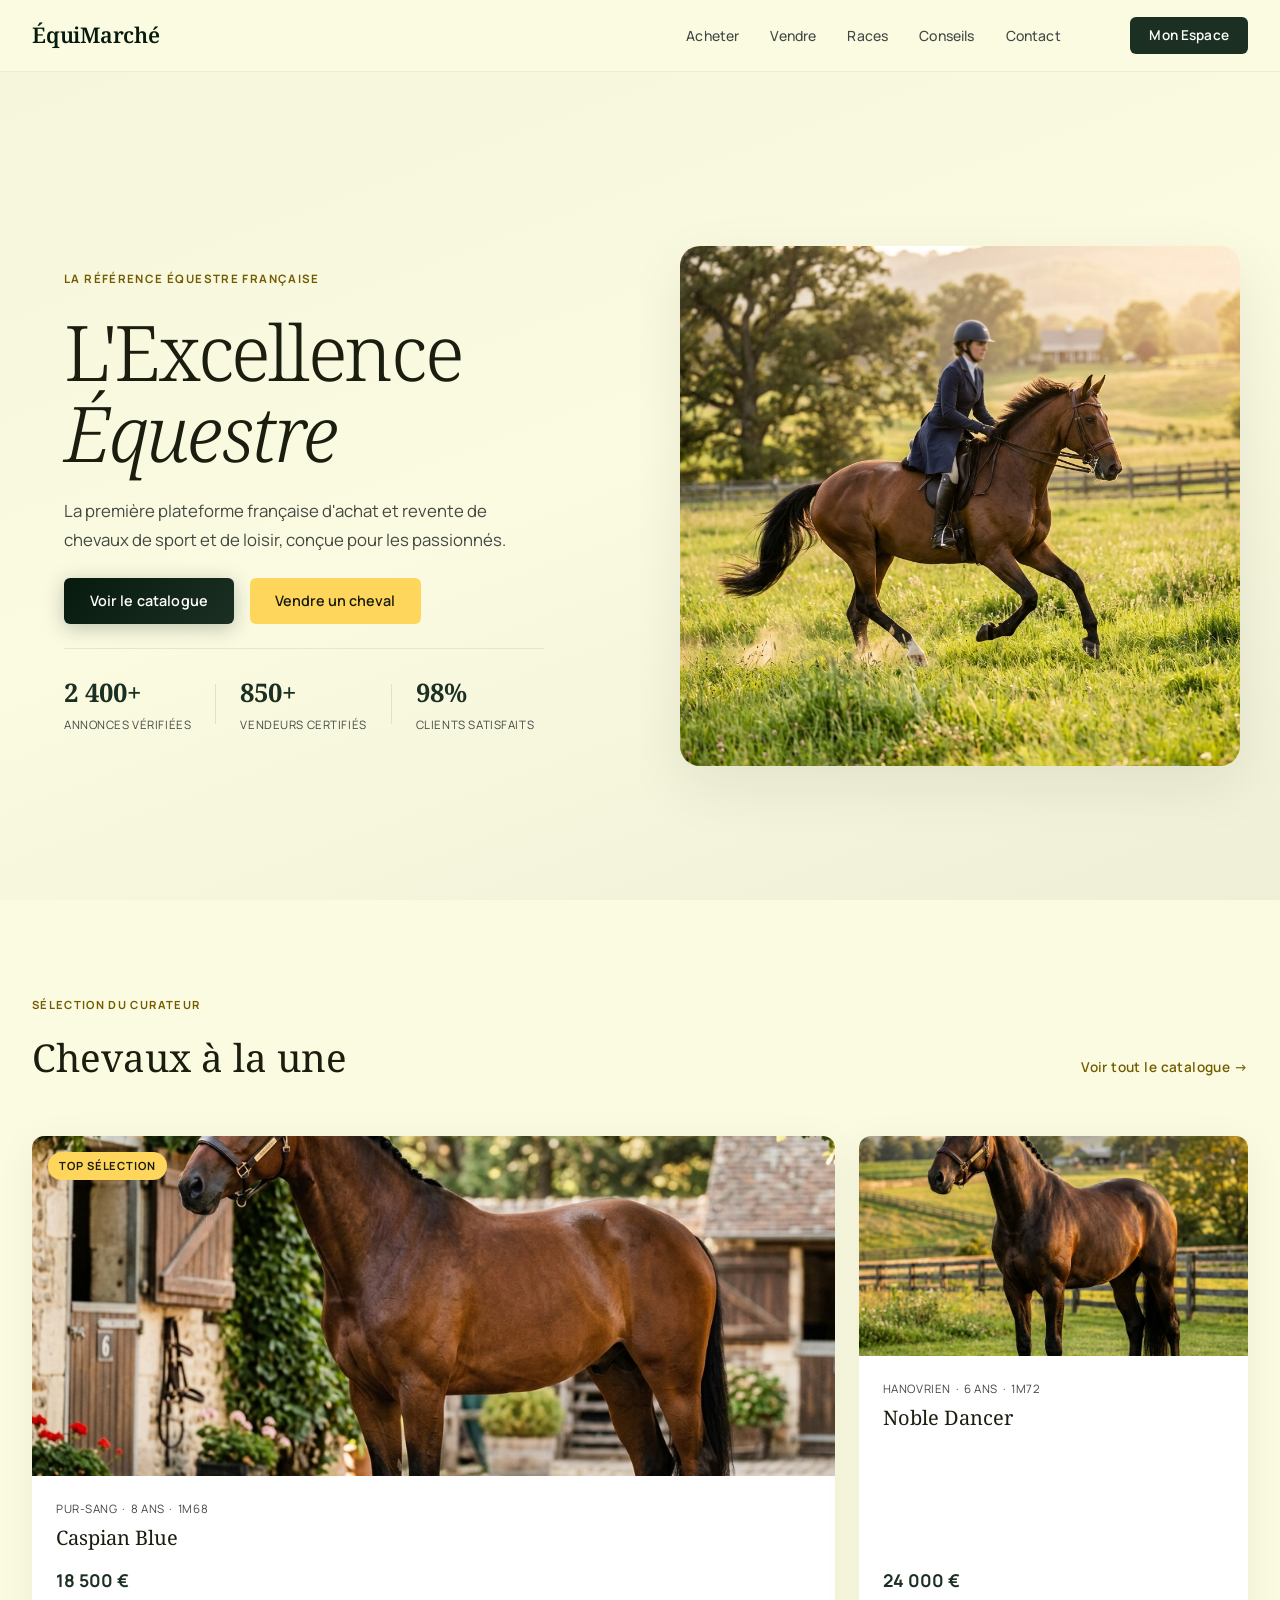
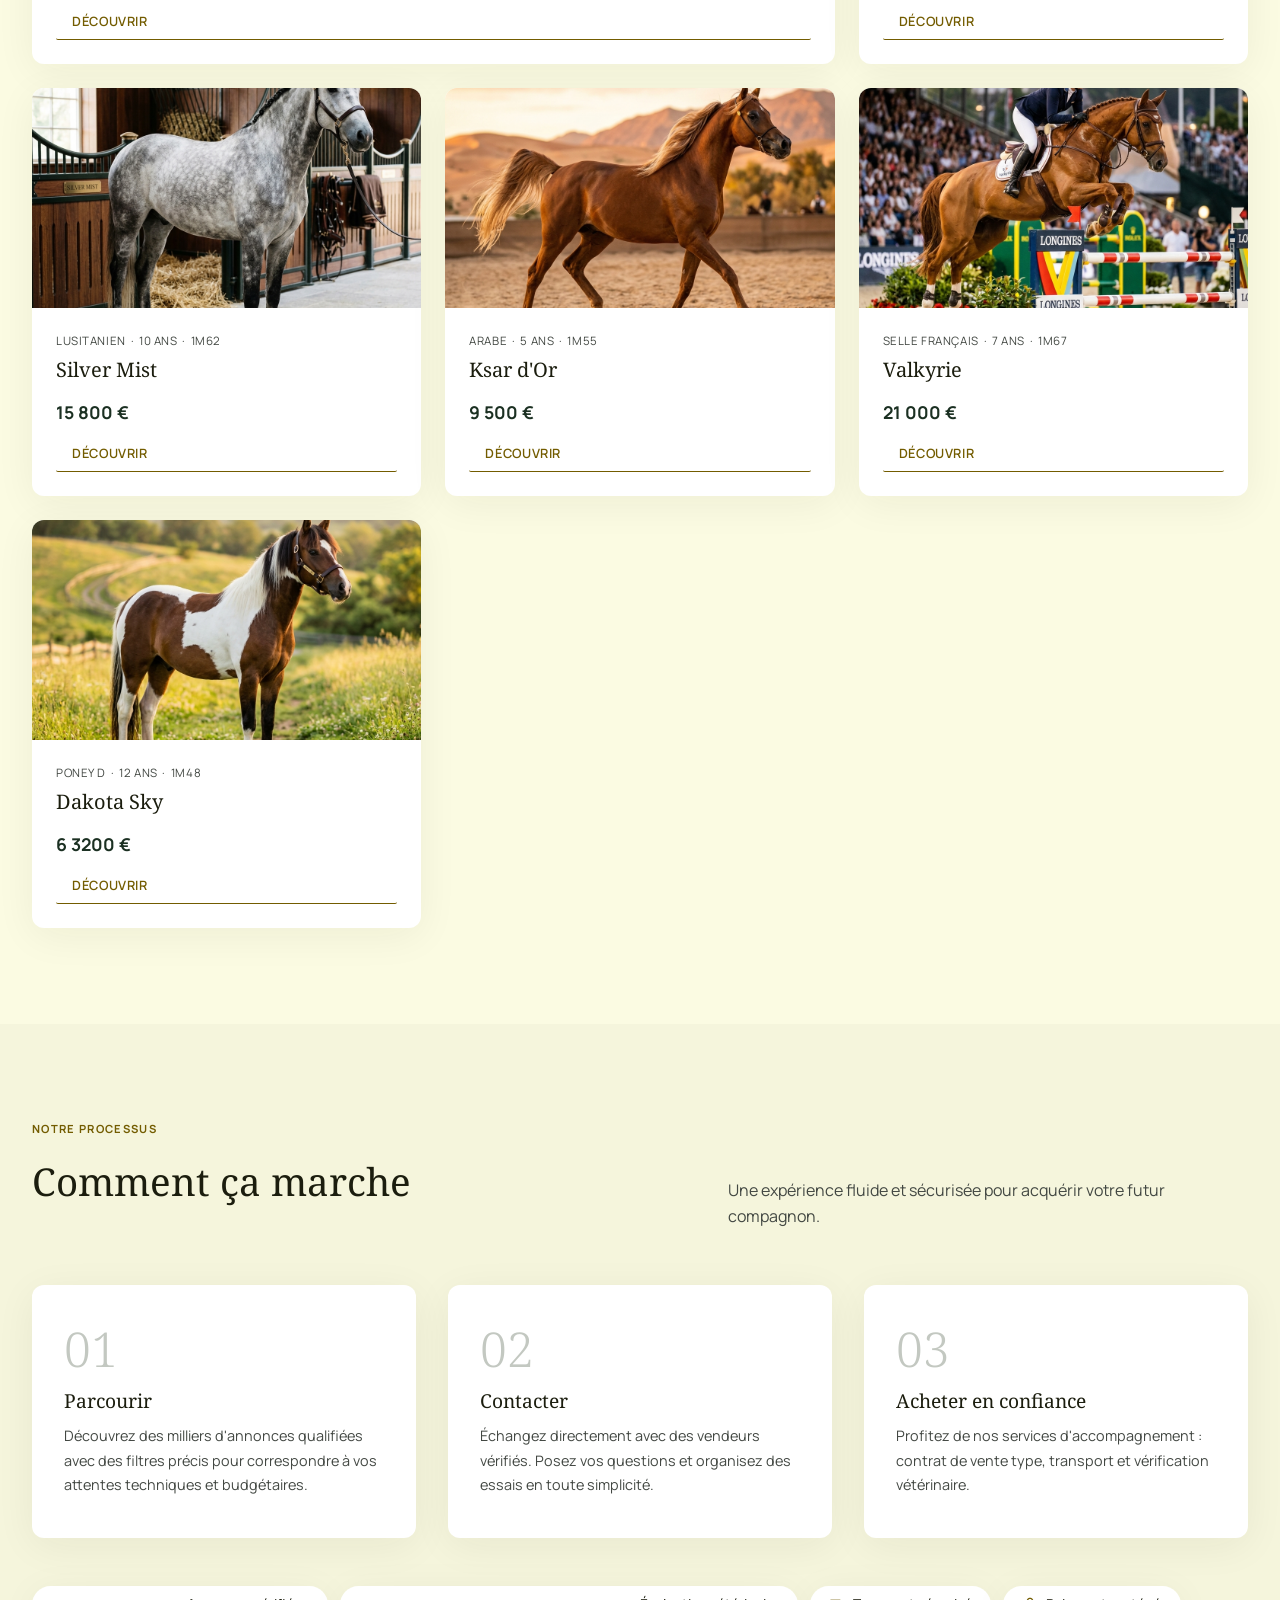
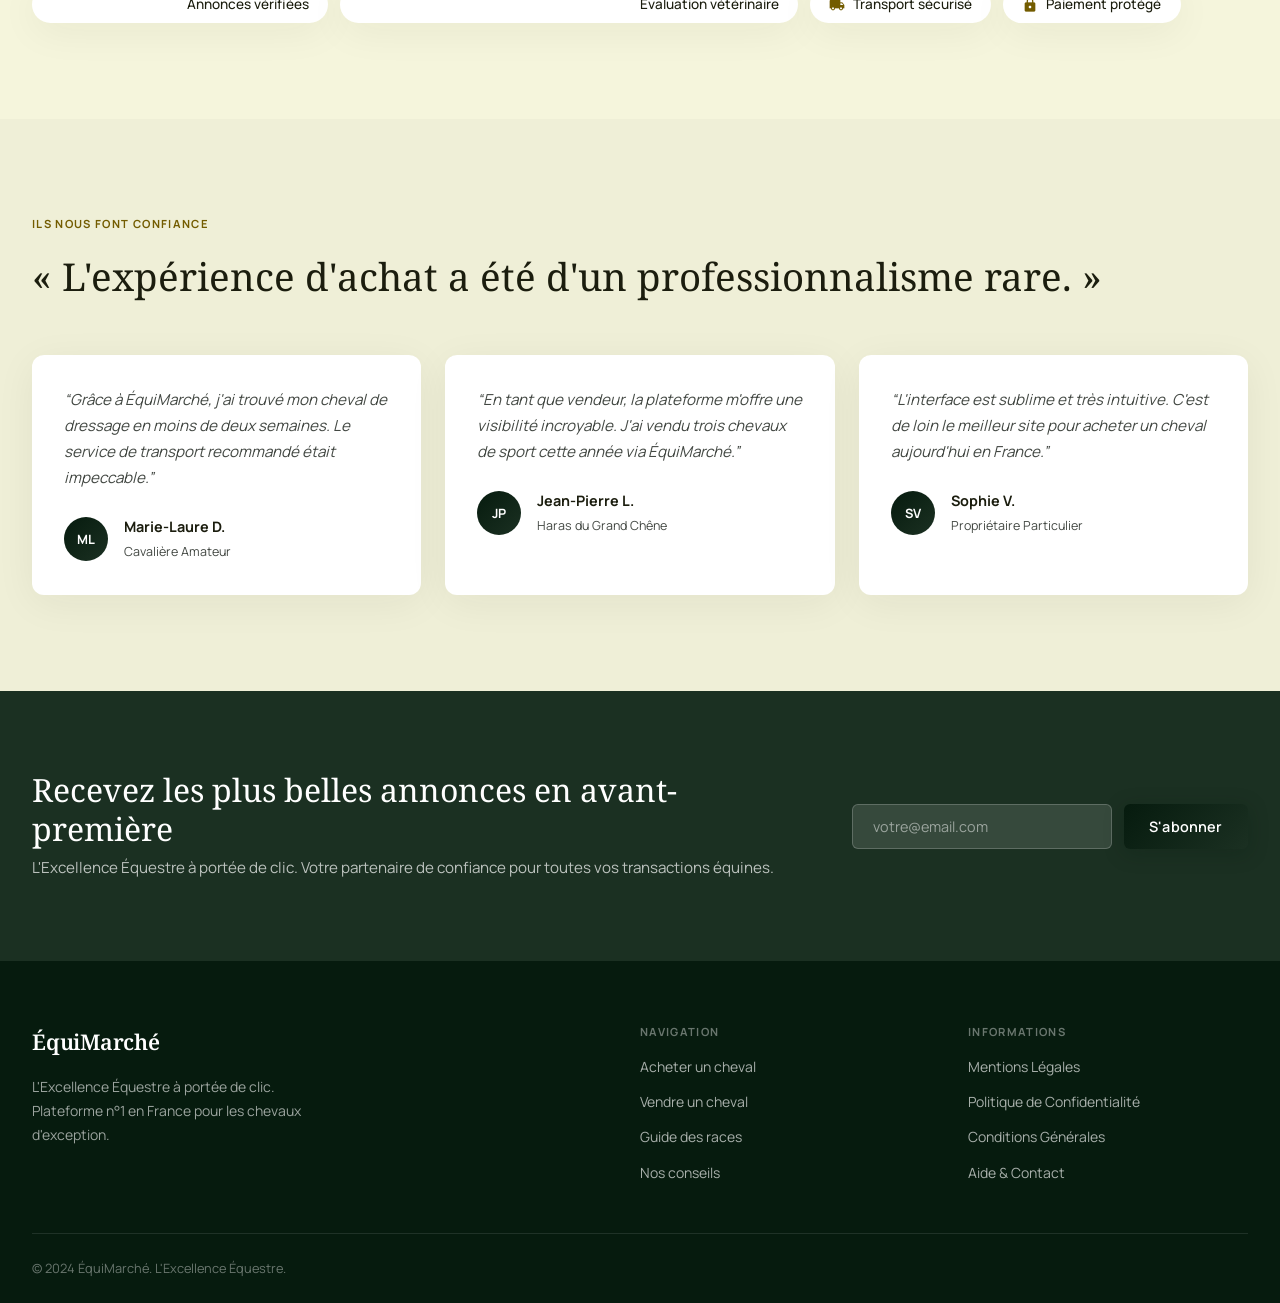
<file: index.html>
<!DOCTYPE html>
<html lang="fr">

<head>
  <meta charset="UTF-8">
  <meta name="viewport" content="width=device-width, initial-scale=1.0">
  <title>ÉquiMarché | L'Excellence Équestre</title>
  <meta name="description"
    content="La première plateforme française d'achat et revente de chevaux de sport et de loisir, conçue pour les passionnés.">
  <link rel="preconnect" href="https://fonts.googleapis.com">
  <link rel="preconnect" href="https://fonts.gstatic.com" crossorigin>
  <link
    href="https://fonts.googleapis.com/css2?family=Noto+Serif:ital,wght@0,300;0,400;0,600;0,700;1,300;1,400&family=Manrope:wght@300;400;500;600;700&display=swap"
    rel="stylesheet">
  <link href="https://fonts.googleapis.com/icon?family=Material+Icons" rel="stylesheet">
  <link rel="stylesheet" href="styles.css">
</head>

<body>

  <!-- NAVBAR -->
  <nav class="navbar" id="navbar">
    <div class="nav-container">
      <a href="index.html" class="nav-logo">ÉquiMarché</a>
      <ul class="nav-links">
        <li><a href="catalogue.html">Acheter</a></li>
        <li><a href="creer-annonce.html">Vendre</a></li>
        <li><a href="#">Races</a></li>
        <li><a href="#">Conseils</a></li>
        <li><a href="#">Contact</a></li>
      </ul>
      <div class="nav-actions">
        <a href="dashboard.html" class="btn-nav">Mon Espace</a>
      </div>
    </div>
  </nav>

  <!-- HERO -->
  <section class="hero" id="hero">
    <div class="hero-bg"></div>
    <div class="hero-content">
      <span class="hero-label">La référence équestre française</span>
      <h1 class="hero-title">L'Excellence<br><em>Équestre</em></h1>
      <p class="hero-subtitle">La première plateforme française d'achat et revente de chevaux de sport et de loisir,
        conçue pour les passionnés.</p>
      <div class="hero-cta">
        <a href="catalogue.html" class="btn-primary">Voir le catalogue</a>
        <a href="creer-annonce.html" class="btn-secondary">Vendre un cheval</a>
      </div>
      <div class="hero-stats">
        <div class="stat">
          <span class="stat-number">2 400+</span>
          <span class="stat-label">Annonces vérifiées</span>
        </div>
        <div class="stat-divider"></div>
        <div class="stat">
          <span class="stat-number">850+</span>
          <span class="stat-label">Vendeurs certifiés</span>
        </div>
        <div class="stat-divider"></div>
        <div class="stat">
          <span class="stat-number">98%</span>
          <span class="stat-label">Clients satisfaits</span>
        </div>
      </div>
    </div>
    <div class="hero-image-block">
      <div class="hero-image-frame">
        <img src="img/hero-horse.png"
          alt="Cheval de sport élégant" class="hero-img">
      </div>
    </div>
  </section>

  <!-- FEATURED HORSES -->
  <section class="section-featured" id="featured">
    <div class="container">
      <div class="section-header">
        <span class="section-tag">Sélection du curateur</span>
        <h2 class="section-title">Chevaux à la une</h2>
        <a href="catalogue.html" class="section-link">Voir tout le catalogue →</a>
      </div>
      <div class="horses-grid">

        <article class="horse-card horse-card--large">
          <div class="horse-card__image-wrap">
            <img src="img/horse-caspian-blue.png"
              alt="Caspian Blue" class="horse-card__img">
            <span class="horse-card__badge">Top Sélection</span>
          </div>
          <div class="horse-card__body">
            <div class="horse-card__meta">
              <span>Pur-Sang</span><span class="dot">·</span><span>8 ans</span><span
                class="dot">·</span><span>1m68</span>
            </div>
            <h3 class="horse-card__name">Caspian Blue</h3>
            <p class="horse-card__price">18 500 €</p>
            <a href="cheval-detail.html" class="btn-card">Découvrir</a>
          </div>
        </article>

        <article class="horse-card">
          <div class="horse-card__image-wrap">
            <img src="img/horse-noble-dancer.png"
              alt="Noble Dancer" class="horse-card__img">
          </div>
          <div class="horse-card__body">
            <div class="horse-card__meta">
              <span>Hanovrien</span><span class="dot">·</span><span>6 ans</span><span
                class="dot">·</span><span>1m72</span>
            </div>
            <h3 class="horse-card__name">Noble Dancer</h3>
            <p class="horse-card__price">24 000 €</p>
            <a href="cheval-detail.html" class="btn-card">Découvrir</a>
          </div>
        </article>

        <article class="horse-card">
          <div class="horse-card__image-wrap">
            <img src="img/horse-silver-mist.png"
              alt="Silver Mist" class="horse-card__img">
          </div>
          <div class="horse-card__body">
            <div class="horse-card__meta">
              <span>Lusitanien</span><span class="dot">·</span><span>10 ans</span><span
                class="dot">·</span><span>1m62</span>
            </div>
            <h3 class="horse-card__name">Silver Mist</h3>
            <p class="horse-card__price">15 800 €</p>
            <a href="cheval-detail.html" class="btn-card">Découvrir</a>
          </div>
        </article>

        <article class="horse-card">
          <div class="horse-card__image-wrap">
            <img src="img/horse-ksar-dor.png"
              alt="Ksar d'Or" class="horse-card__img">
          </div>
          <div class="horse-card__body">
            <div class="horse-card__meta">
              <span>Arabe</span><span class="dot">·</span><span>5 ans</span><span class="dot">·</span><span>1m55</span>
            </div>
            <h3 class="horse-card__name">Ksar d'Or</h3>
            <p class="horse-card__price">9 500 €</p>
            <a href="cheval-detail.html" class="btn-card">Découvrir</a>
          </div>
        </article>

        <article class="horse-card">
          <div class="horse-card__image-wrap">
            <img src="img/horse-valkyrie.png"
              alt="Valkyrie" class="horse-card__img">
          </div>
          <div class="horse-card__body">
            <div class="horse-card__meta">
              <span>Selle Français</span><span class="dot">·</span><span>7 ans</span><span
                class="dot">·</span><span>1m67</span>
            </div>
            <h3 class="horse-card__name">Valkyrie</h3>
            <p class="horse-card__price">21 000 €</p>
            <a href="cheval-detail.html" class="btn-card">Découvrir</a>
          </div>
        </article>

        <article class="horse-card">
          <div class="horse-card__image-wrap">
            <img src="img/horse-dakota-sky.png"
              alt="Dakota Sky" class="horse-card__img">
          </div>
          <div class="horse-card__body">
            <div class="horse-card__meta">
              <span>Poney D</span><span class="dot">·</span><span>12 ans</span><span
                class="dot">·</span><span>1m48</span>
            </div>
            <h3 class="horse-card__name">Dakota Sky</h3>
            <p class="horse-card__price">6 3200 €</p>
            <a href="cheval-detail.html" class="btn-card">Découvrir</a>
          </div>
        </article>

      </div>
    </div>
  </section>

  <!-- HOW IT WORKS -->
  <section class="section-how" id="how">
    <div class="container">
      <div class="section-header">
        <span class="section-tag">Notre processus</span>
        <h2 class="section-title">Comment ça marche</h2>
        <p class="section-desc">Une expérience fluide et sécurisée pour acquérir votre futur compagnon.</p>
      </div>
      <div class="steps-grid">
        <div class="step-card">
          <span class="step-number">01</span>
          <h3 class="step-title">Parcourir</h3>
          <p class="step-desc">Découvrez des milliers d'annonces qualifiées avec des filtres précis pour correspondre à
            vos attentes techniques et budgétaires.</p>
        </div>
        <div class="step-card">
          <span class="step-number">02</span>
          <h3 class="step-title">Contacter</h3>
          <p class="step-desc">Échangez directement avec des vendeurs vérifiés. Posez vos questions et organisez des
            essais en toute simplicité.</p>
        </div>
        <div class="step-card">
          <span class="step-number">03</span>
          <h3 class="step-title">Acheter en confiance</h3>
          <p class="step-desc">Profitez de nos services d'accompagnement : contrat de vente type, transport et
            vérification vétérinaire.</p>
        </div>
      </div>
      <div class="trust-pills">
        <div class="pill"><span class="material-icons">verified</span> Annonces vérifiées</div>
        <div class="pill"><span class="material-icons">health_and_safety</span> Évaluation vétérinaire</div>
        <div class="pill"><span class="material-icons">local_shipping</span> Transport sécurisé</div>
        <div class="pill"><span class="material-icons">lock</span> Paiement protégé</div>
      </div>
    </div>
  </section>

  <!-- TESTIMONIALS -->
  <section class="section-testimonials" id="testimonials">
    <div class="container">
      <div class="section-header">
        <span class="section-tag">Ils nous font confiance</span>
        <h2 class="section-title">&laquo;&nbsp;L'expérience d'achat a été d'un professionnalisme rare.&nbsp;&raquo;</h2>
      </div>
      <div class="testimonials-grid">
        <div class="testimonial-card">
          <p class="testimonial-quote">&ldquo;Grâce à ÉquiMarché, j'ai trouvé mon cheval de dressage en moins de deux
            semaines. Le service de transport recommandé était impeccable.&rdquo;</p>
          <div class="testimonial-author">
            <div class="author-avatar">ML</div>
            <div>
              <strong>Marie-Laure D.</strong>
              <span>Cavalière Amateur</span>
            </div>
          </div>
        </div>
        <div class="testimonial-card">
          <p class="testimonial-quote">&ldquo;En tant que vendeur, la plateforme m'offre une visibilité incroyable. J'ai
            vendu trois chevaux de sport cette année via ÉquiMarché.&rdquo;</p>
          <div class="testimonial-author">
            <div class="author-avatar">JP</div>
            <div>
              <strong>Jean-Pierre L.</strong>
              <span>Haras du Grand Chêne</span>
            </div>
          </div>
        </div>
        <div class="testimonial-card">
          <p class="testimonial-quote">&ldquo;L'interface est sublime et très intuitive. C'est de loin le meilleur site
            pour acheter un cheval aujourd'hui en France.&rdquo;</p>
          <div class="testimonial-author">
            <div class="author-avatar">SV</div>
            <div>
              <strong>Sophie V.</strong>
              <span>Propriétaire Particulier</span>
            </div>
          </div>
        </div>
      </div>
    </div>
  </section>

  <!-- NEWSLETTER -->
  <section class="section-newsletter" id="newsletter">
    <div class="container">
      <div class="newsletter-inner">
        <div class="newsletter-text">
          <h2>Recevez les plus belles annonces en avant-première</h2>
          <p>L'Excellence Équestre à portée de clic. Votre partenaire de confiance pour toutes vos transactions équines.
          </p>
        </div>
        <form class="newsletter-form" onsubmit="return false;">
          <input type="email" placeholder="votre@email.com" class="newsletter-input" id="newsletter-email">
          <button type="submit" class="btn-primary">S'abonner</button>
        </form>
      </div>
    </div>
  </section>

  <!-- FOOTER -->
  <footer class="footer" id="footer">
    <div class="container">
      <div class="footer-grid">
        <div class="footer-brand">
          <a href="index.html" class="nav-logo">ÉquiMarché</a>
          <p>L'Excellence Équestre à portée de clic. Plateforme n°1 en France pour les chevaux d'exception.</p>
        </div>
        <div class="footer-col">
          <h4>Navigation</h4>
          <ul>
            <li><a href="catalogue.html">Acheter un cheval</a></li>
            <li><a href="creer-annonce.html">Vendre un cheval</a></li>
            <li><a href="#">Guide des races</a></li>
            <li><a href="#">Nos conseils</a></li>
          </ul>
        </div>
        <div class="footer-col">
          <h4>Informations</h4>
          <ul>
            <li><a href="#">Mentions Légales</a></li>
            <li><a href="#">Politique de Confidentialité</a></li>
            <li><a href="#">Conditions Générales</a></li>
            <li><a href="#">Aide &amp; Contact</a></li>
          </ul>
        </div>
      </div>
      <div class="footer-bottom">
        <span>© 2024 ÉquiMarché. L'Excellence Équestre.</span>
      </div>
    </div>
  </footer>

  <script src="main.js"></script>
</body>

</html>
</file>
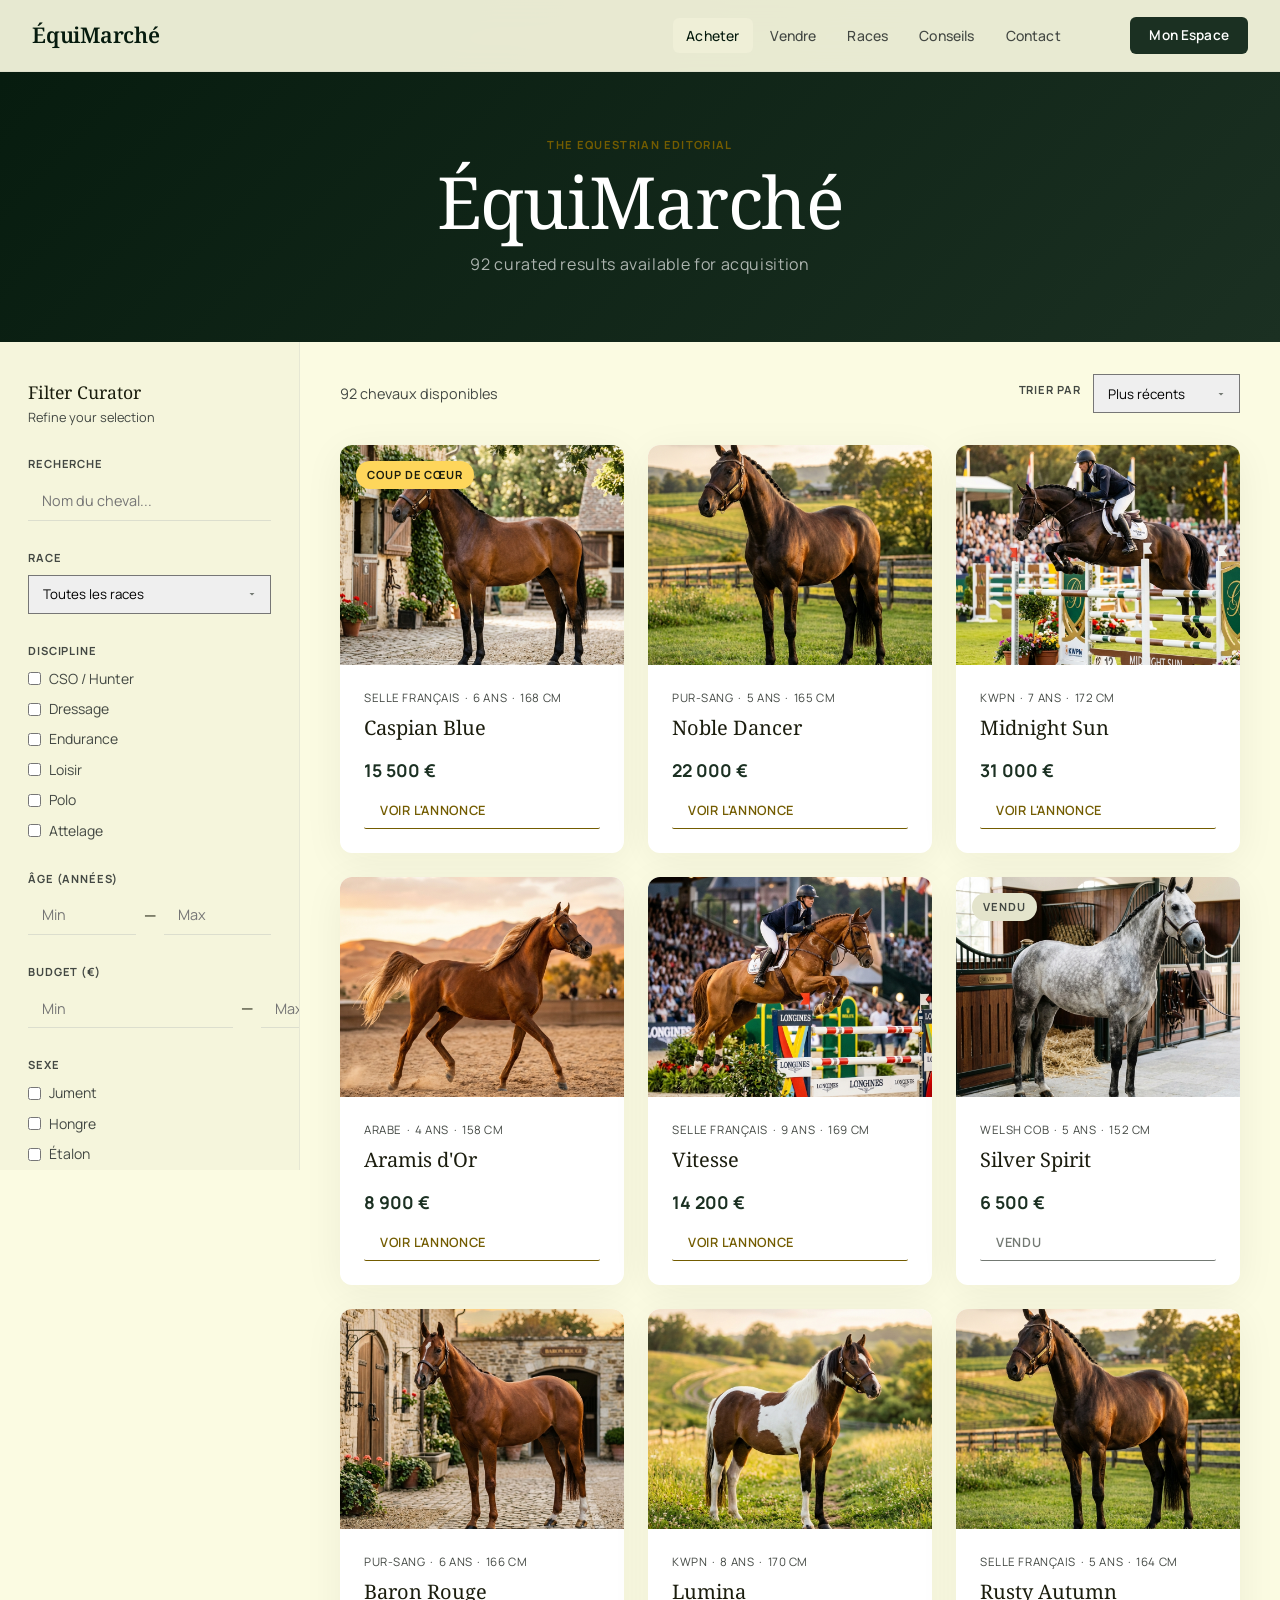
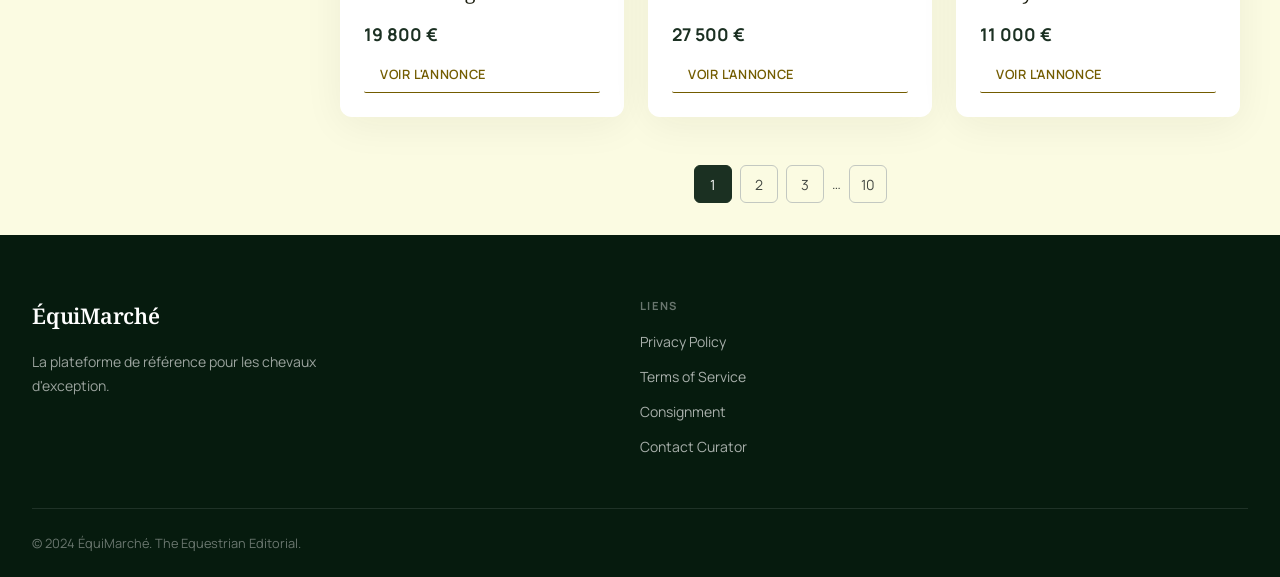
<file: catalogue.html>
<!DOCTYPE html>
<html lang="fr">
<head>
  <meta charset="UTF-8">
  <meta name="viewport" content="width=device-width, initial-scale=1.0">
  <title>ÉquiMarché | The Equestrian Editorial — Catalogue</title>
  <meta name="description" content="92 chevaux d'exception disponibles. Filtrez par race, âge, discipline et budget.">
  <link rel="preconnect" href="https://fonts.googleapis.com">
  <link rel="preconnect" href="https://fonts.gstatic.com" crossorigin>
  <link href="https://fonts.googleapis.com/css2?family=Noto+Serif:ital,wght@0,300;0,400;0,600;0,700;1,300;1,400&family=Manrope:wght@300;400;500;600;700&display=swap" rel="stylesheet">
  <link href="https://fonts.googleapis.com/icon?family=Material+Icons" rel="stylesheet">
  <link rel="stylesheet" href="styles.css">
</head>
<body>

  <!-- NAVBAR -->
  <nav class="navbar" id="navbar">
    <div class="nav-container">
      <a href="index.html" class="nav-logo">ÉquiMarché</a>
      <ul class="nav-links">
        <li><a href="catalogue.html" class="active">Acheter</a></li>
        <li><a href="creer-annonce.html">Vendre</a></li>
        <li><a href="#">Races</a></li>
        <li><a href="#">Conseils</a></li>
        <li><a href="#">Contact</a></li>
      </ul>
      <div class="nav-actions">
        <a href="dashboard.html" class="btn-nav">Mon Espace</a>
      </div>
    </div>
  </nav>

  <!-- CATALOGUE HEADER -->
  <section class="catalogue-header">
    <div class="container">
      <span class="section-tag">The Equestrian Editorial</span>
      <h1 class="catalogue-title">ÉquiMarché</h1>
      <p class="catalogue-subtitle">92 curated results available for acquisition</p>
    </div>
  </section>

  <!-- CATALOGUE LAYOUT -->
  <div class="catalogue-layout">

    <!-- FILTERS SIDEBAR -->
    <aside class="filter-sidebar" id="filterSidebar">
      <div class="filter-header">
        <h2 class="filter-title">Filter Curator</h2>
        <p class="filter-desc">Refine your selection</p>
      </div>

      <div class="filter-group">
        <label class="filter-label">Recherche</label>
        <input type="text" placeholder="Nom du cheval..." class="filter-input" id="search-input">
      </div>

      <div class="filter-group">
        <label class="filter-label">Race</label>
        <select class="filter-select" id="filter-race">
          <option value="">Toutes les races</option>
          <option>Selle Français</option>
          <option>Pur-Sang</option>
          <option>KWPN</option>
          <option>Arabe</option>
          <option>Hanovrien</option>
          <option>Lusitanien</option>
          <option>Welsh Cob</option>
          <option>Oldenbourg</option>
        </select>
      </div>

      <div class="filter-group">
        <label class="filter-label">Discipline</label>
        <div class="filter-checkboxes">
          <label class="filter-check"><input type="checkbox"> CSO / Hunter</label>
          <label class="filter-check"><input type="checkbox"> Dressage</label>
          <label class="filter-check"><input type="checkbox"> Endurance</label>
          <label class="filter-check"><input type="checkbox"> Loisir</label>
          <label class="filter-check"><input type="checkbox"> Polo</label>
          <label class="filter-check"><input type="checkbox"> Attelage</label>
        </div>
      </div>

      <div class="filter-group">
        <label class="filter-label">Âge (années)</label>
        <div class="range-inputs">
          <input type="number" placeholder="Min" class="filter-input range" min="1" max="30" id="age-min">
          <span>—</span>
          <input type="number" placeholder="Max" class="filter-input range" min="1" max="30" id="age-max">
        </div>
      </div>

      <div class="filter-group">
        <label class="filter-label">Budget (€)</label>
        <div class="range-inputs">
          <input type="number" placeholder="Min" class="filter-input range" id="price-min">
          <span>—</span>
          <input type="number" placeholder="Max" class="filter-input range" id="price-max">
        </div>
      </div>

      <div class="filter-group">
        <label class="filter-label">Sexe</label>
        <div class="filter-checkboxes">
          <label class="filter-check"><input type="checkbox"> Jument</label>
          <label class="filter-check"><input type="checkbox"> Hongre</label>
          <label class="filter-check"><input type="checkbox"> Étalon</label>
        </div>
      </div>

      <button class="btn-primary filter-btn" id="apply-filters">Appliquer les filtres</button>
      <button class="btn-ghost filter-btn" id="reset-filters">Réinitialiser</button>
    </aside>

    <!-- HORSES GRID -->
    <main class="catalogue-main">
      <div class="catalogue-toolbar">
        <span class="result-count">92 chevaux disponibles</span>
        <div class="sort-wrap">
          <label class="filter-label" for="sort-select">Trier par</label>
          <select class="filter-select" id="sort-select">
            <option>Plus récents</option>
            <option>Prix croissant</option>
            <option>Prix décroissant</option>
            <option>Âge croissant</option>
          </select>
        </div>
      </div>

      <div class="catalogue-grid">

        <article class="horse-card" data-href="cheval-detail.html">
          <div class="horse-card__image-wrap">
            <img src="img/horse-caspian-blue.png" alt="Caspian Blue" class="horse-card__img">
            <span class="horse-card__badge">Coup de cœur</span>
          </div>
          <div class="horse-card__body">
            <div class="horse-card__meta"><span>Selle Français</span><span class="dot">·</span><span>6 ans</span><span class="dot">·</span><span>168 cm</span></div>
            <h3 class="horse-card__name">Caspian Blue</h3>
            <p class="horse-card__price">15 500 €</p>
            <a href="cheval-detail.html" class="btn-card">Voir l'annonce</a>
          </div>
        </article>

        <article class="horse-card">
          <div class="horse-card__image-wrap">
            <img src="img/horse-noble-dancer.png" alt="Noble Dancer" class="horse-card__img">
          </div>
          <div class="horse-card__body">
            <div class="horse-card__meta"><span>Pur-Sang</span><span class="dot">·</span><span>5 ans</span><span class="dot">·</span><span>165 cm</span></div>
            <h3 class="horse-card__name">Noble Dancer</h3>
            <p class="horse-card__price">22 000 €</p>
            <a href="cheval-detail.html" class="btn-card">Voir l'annonce</a>
          </div>
        </article>

        <article class="horse-card">
          <div class="horse-card__image-wrap">
            <img src="img/horse-midnight-sun.png" alt="Midnight Sun" class="horse-card__img">
          </div>
          <div class="horse-card__body">
            <div class="horse-card__meta"><span>KWPN</span><span class="dot">·</span><span>7 ans</span><span class="dot">·</span><span>172 cm</span></div>
            <h3 class="horse-card__name">Midnight Sun</h3>
            <p class="horse-card__price">31 000 €</p>
            <a href="cheval-detail.html" class="btn-card">Voir l'annonce</a>
          </div>
        </article>

        <article class="horse-card">
          <div class="horse-card__image-wrap">
            <img src="img/horse-ksar-dor.png" alt="Aramis d'Or" class="horse-card__img">
          </div>
          <div class="horse-card__body">
            <div class="horse-card__meta"><span>Arabe</span><span class="dot">·</span><span>4 ans</span><span class="dot">·</span><span>158 cm</span></div>
            <h3 class="horse-card__name">Aramis d'Or</h3>
            <p class="horse-card__price">8 900 €</p>
            <a href="cheval-detail.html" class="btn-card">Voir l'annonce</a>
          </div>
        </article>

        <article class="horse-card">
          <div class="horse-card__image-wrap">
            <img src="img/horse-valkyrie.png" alt="Vitesse" class="horse-card__img">
          </div>
          <div class="horse-card__body">
            <div class="horse-card__meta"><span>Selle Français</span><span class="dot">·</span><span>9 ans</span><span class="dot">·</span><span>169 cm</span></div>
            <h3 class="horse-card__name">Vitesse</h3>
            <p class="horse-card__price">14 200 €</p>
            <a href="cheval-detail.html" class="btn-card">Voir l'annonce</a>
          </div>
        </article>

        <article class="horse-card">
          <div class="horse-card__image-wrap">
            <img src="img/horse-silver-mist.png" alt="Silver Spirit" class="horse-card__img">
            <span class="horse-card__badge horse-card__badge--sold">Vendu</span>
          </div>
          <div class="horse-card__body">
            <div class="horse-card__meta"><span>Welsh Cob</span><span class="dot">·</span><span>5 ans</span><span class="dot">·</span><span>152 cm</span></div>
            <h3 class="horse-card__name">Silver Spirit</h3>
            <p class="horse-card__price">6 500 €</p>
            <a href="cheval-detail.html" class="btn-card btn-card--disabled">Vendu</a>
          </div>
        </article>

        <article class="horse-card">
          <div class="horse-card__image-wrap">
            <img src="img/horse-baron-rouge.png" alt="Baron Rouge" class="horse-card__img">
          </div>
          <div class="horse-card__body">
            <div class="horse-card__meta"><span>Pur-Sang</span><span class="dot">·</span><span>6 ans</span><span class="dot">·</span><span>166 cm</span></div>
            <h3 class="horse-card__name">Baron Rouge</h3>
            <p class="horse-card__price">19 800 €</p>
            <a href="cheval-detail.html" class="btn-card">Voir l'annonce</a>
          </div>
        </article>

        <article class="horse-card">
          <div class="horse-card__image-wrap">
            <img src="img/horse-dakota-sky.png" alt="Lumina" class="horse-card__img">
          </div>
          <div class="horse-card__body">
            <div class="horse-card__meta"><span>KWPN</span><span class="dot">·</span><span>8 ans</span><span class="dot">·</span><span>170 cm</span></div>
            <h3 class="horse-card__name">Lumina</h3>
            <p class="horse-card__price">27 500 €</p>
            <a href="cheval-detail.html" class="btn-card">Voir l'annonce</a>
          </div>
        </article>

        <article class="horse-card">
          <div class="horse-card__image-wrap">
            <img src="img/horse-noble-dancer.png" alt="Rusty Autumn" class="horse-card__img">
          </div>
          <div class="horse-card__body">
            <div class="horse-card__meta"><span>Selle Français</span><span class="dot">·</span><span>5 ans</span><span class="dot">·</span><span>164 cm</span></div>
            <h3 class="horse-card__name">Rusty Autumn</h3>
            <p class="horse-card__price">11 000 €</p>
            <a href="cheval-detail.html" class="btn-card">Voir l'annonce</a>
          </div>
        </article>

      </div>

      <!-- PAGINATION -->
      <div class="pagination">
        <button class="page-btn page-btn--active" id="page-1">1</button>
        <button class="page-btn" id="page-2">2</button>
        <button class="page-btn" id="page-3">3</button>
        <span class="page-ellipsis">…</span>
        <button class="page-btn" id="page-10">10</button>
      </div>
    </main>
  </div>

  <!-- FOOTER -->
  <footer class="footer">
    <div class="container">
      <div class="footer-grid">
        <div class="footer-brand">
          <a href="index.html" class="nav-logo">ÉquiMarché</a>
          <p>La plateforme de référence pour les chevaux d'exception.</p>
        </div>
        <div class="footer-col">
          <h4>Liens</h4>
          <ul>
            <li><a href="#">Privacy Policy</a></li>
            <li><a href="#">Terms of Service</a></li>
            <li><a href="#">Consignment</a></li>
            <li><a href="#">Contact Curator</a></li>
          </ul>
        </div>
      </div>
      <div class="footer-bottom">
        <span>© 2024 ÉquiMarché. The Equestrian Editorial.</span>
      </div>
    </div>
  </footer>

  <script src="main.js"></script>
</body>
</html>
</file>
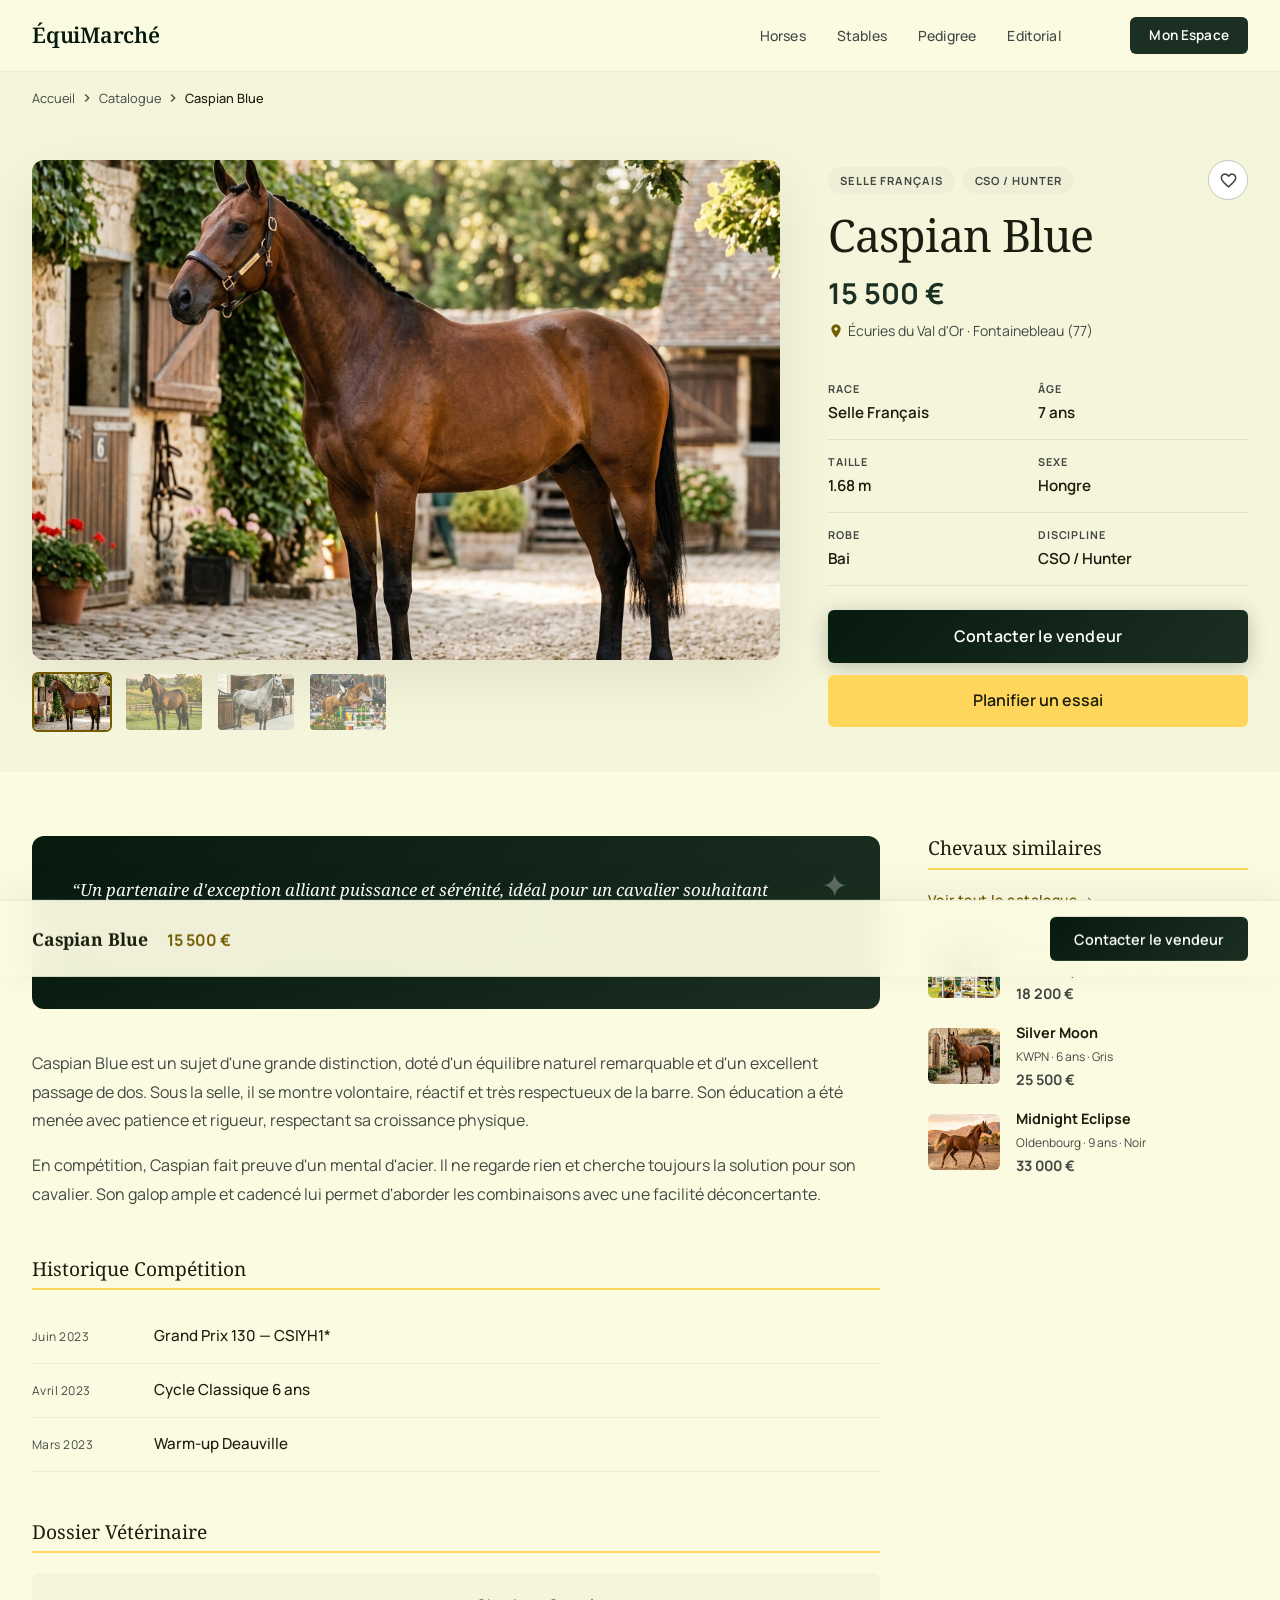
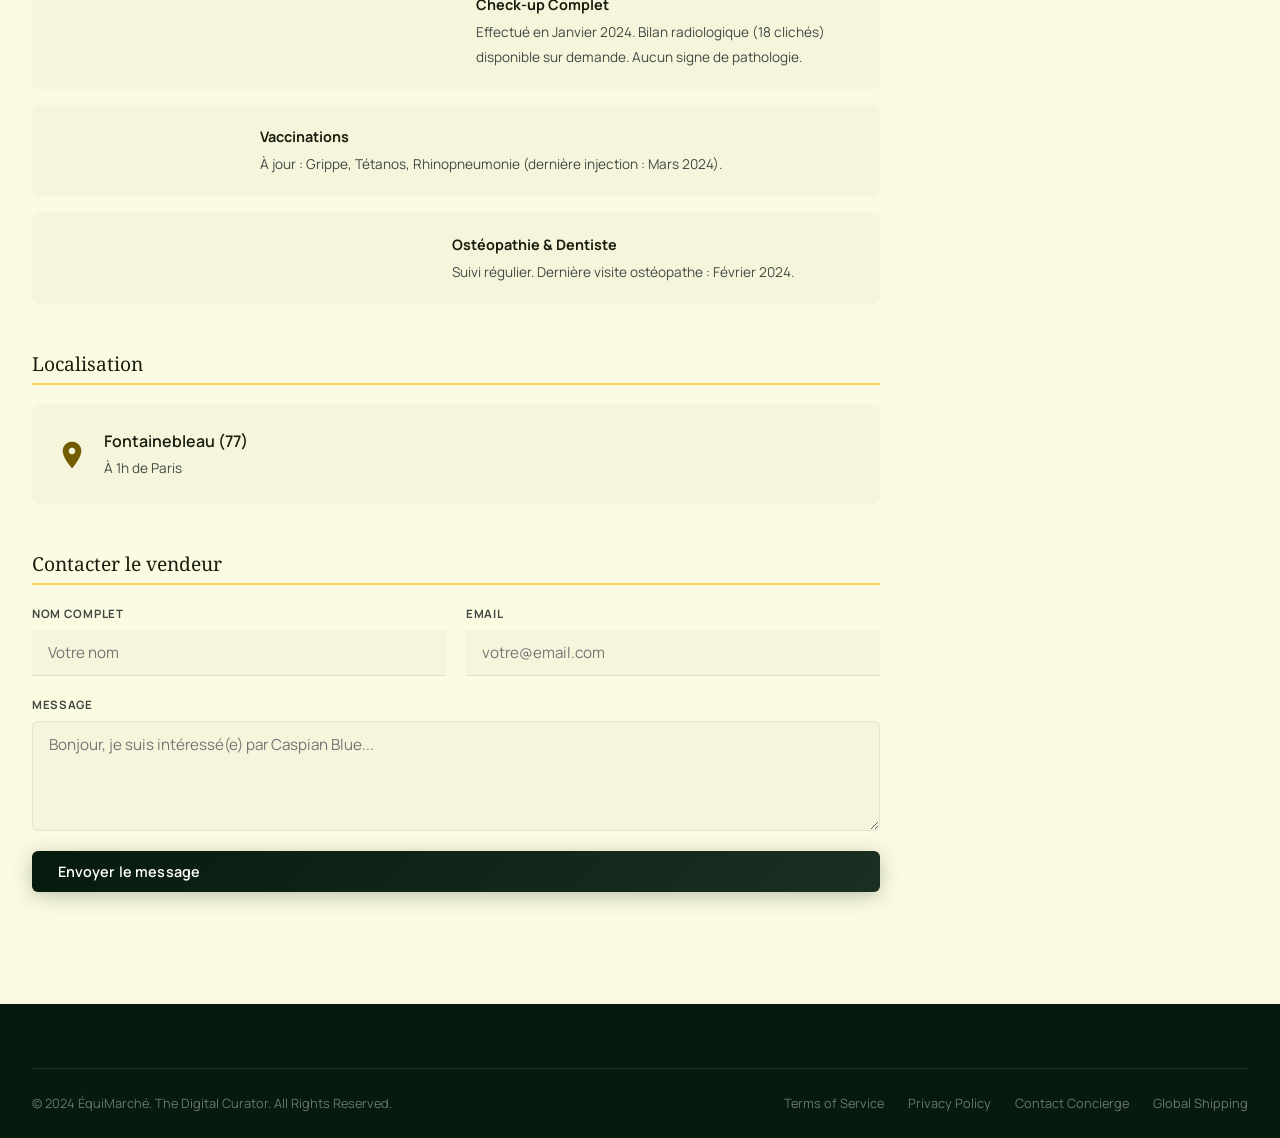
<file: cheval-detail.html>
<!DOCTYPE html>
<html lang="fr">
<head>
  <meta charset="UTF-8">
  <meta name="viewport" content="width=device-width, initial-scale=1.0">
  <title>Caspian Blue — ÉquiMarché | The Digital Curator</title>
  <meta name="description" content="Caspian Blue – Selle Français, 7 ans, 1.68m. Hongre bai, disciplines CSO/Hunter. Écuries du Val d'Or. 15 500 €.">
  <link rel="preconnect" href="https://fonts.googleapis.com">
  <link rel="preconnect" href="https://fonts.gstatic.com" crossorigin>
  <link href="https://fonts.googleapis.com/css2?family=Noto+Serif:ital,wght@0,300;0,400;0,600;0,700;1,300;1,400&family=Manrope:wght@300;400;500;600;700&display=swap" rel="stylesheet">
  <link href="https://fonts.googleapis.com/icon?family=Material+Icons" rel="stylesheet">
  <link rel="stylesheet" href="styles.css">
</head>
<body>

  <!-- NAVBAR -->
  <nav class="navbar" id="navbar">
    <div class="nav-container">
      <a href="index.html" class="nav-logo">ÉquiMarché</a>
      <ul class="nav-links">
        <li><a href="catalogue.html">Horses</a></li>
        <li><a href="#">Stables</a></li>
        <li><a href="#">Pedigree</a></li>
        <li><a href="#">Editorial</a></li>
      </ul>
      <div class="nav-actions">
        <a href="dashboard.html" class="btn-nav">Mon Espace</a>
      </div>
    </div>
  </nav>

  <!-- BREADCRUMB -->
  <div class="breadcrumb-bar">
    <div class="container">
      <nav class="breadcrumb">
        <a href="index.html">Accueil</a>
        <span class="material-icons">chevron_right</span>
        <a href="catalogue.html">Catalogue</a>
        <span class="material-icons">chevron_right</span>
        <span>Caspian Blue</span>
      </nav>
    </div>
  </div>

  <!-- HORSE DETAIL -->
  <div class="detail-layout">
    <div class="container detail-container">

      <!-- LEFT: Gallery -->
      <div class="detail-gallery">
        <div class="gallery-main">
          <img src="img/horse-caspian-blue.png" alt="Caspian Blue - vue principale" class="gallery-main-img" id="mainGalleryImg">
        </div>
        <div class="gallery-thumbs">
          <img src="img/horse-caspian-blue.png" alt="" class="gallery-thumb active" onclick="changeMainImage(this, 'img/horse-caspian-blue.png')">
          <img src="img/horse-noble-dancer.png" alt="" class="gallery-thumb" onclick="changeMainImage(this, 'img/horse-noble-dancer.png')">
          <img src="img/horse-silver-mist.png" alt="" class="gallery-thumb" onclick="changeMainImage(this, 'img/horse-silver-mist.png')">
          <img src="img/horse-valkyrie.png" alt="" class="gallery-thumb" onclick="changeMainImage(this, 'img/horse-valkyrie.png')">
        </div>
      </div>

      <!-- RIGHT: Details -->
      <div class="detail-info">
        <div class="detail-tag-row">
          <span class="detail-tag">Selle Français</span>
          <span class="detail-tag">CSO / Hunter</span>
          <button class="btn-favorite" id="favoriteBtn" title="Ajouter aux favoris">
            <span class="material-icons">favorite_border</span>
          </button>
        </div>

        <h1 class="detail-horse-name">Caspian Blue</h1>
        <p class="detail-price">15 500 €</p>
        <p class="detail-location"><span class="material-icons">place</span> Écuries du Val d'Or · Fontainebleau (77)</p>

        <div class="detail-specs-grid">
          <div class="spec-item">
            <span class="spec-label">Race</span>
            <span class="spec-value">Selle Français</span>
          </div>
          <div class="spec-item">
            <span class="spec-label">Âge</span>
            <span class="spec-value">7 ans</span>
          </div>
          <div class="spec-item">
            <span class="spec-label">Taille</span>
            <span class="spec-value">1.68 m</span>
          </div>
          <div class="spec-item">
            <span class="spec-label">Sexe</span>
            <span class="spec-value">Hongre</span>
          </div>
          <div class="spec-item">
            <span class="spec-label">Robe</span>
            <span class="spec-value">Bai</span>
          </div>
          <div class="spec-item">
            <span class="spec-label">Discipline</span>
            <span class="spec-value">CSO / Hunter</span>
          </div>
        </div>

        <div class="detail-cta-block">
          <a href="#contact-form" class="btn-primary btn-lg">Contacter le vendeur</a>
          <a href="#" class="btn-secondary btn-lg">Planifier un essai</a>
        </div>
      </div>
    </div>
  </div>

  <!-- DESCRIPTION SECTION -->
  <section class="detail-section">
    <div class="container detail-body">

      <div class="detail-main-content">

        <div class="curator-quote">
          <span class="curator-icon">✦</span>
          <blockquote>
            &ldquo;Un partenaire d'exception alliant puissance et sérénité, idéal pour un cavalier souhaitant performer en Amateur Elite ou entamer le circuit Pro.&rdquo;
          </blockquote>
          <cite>— Description du Curateur</cite>
        </div>

        <div class="detail-block">
          <p>Caspian Blue est un sujet d'une grande distinction, doté d'un équilibre naturel remarquable et d'un excellent passage de dos. Sous la selle, il se montre volontaire, réactif et très respectueux de la barre. Son éducation a été menée avec patience et rigueur, respectant sa croissance physique.</p>
          <p>En compétition, Caspian fait preuve d'un mental d'acier. Il ne regarde rien et cherche toujours la solution pour son cavalier. Son galop ample et cadencé lui permet d'aborder les combinaisons avec une facilité déconcertante.</p>
        </div>

        <!-- COMPETITION HISTORY -->
        <div class="detail-block">
          <h2 class="detail-block-title">Historique Compétition</h2>
          <div class="competition-list">
            <div class="competition-item">
              <span class="comp-date">Juin 2023</span>
              <span class="comp-event">Grand Prix 130 — CSIYH1*</span>
            </div>
            <div class="competition-item">
              <span class="comp-date">Avril 2023</span>
              <span class="comp-event">Cycle Classique 6 ans</span>
            </div>
            <div class="competition-item">
              <span class="comp-date">Mars 2023</span>
              <span class="comp-event">Warm-up Deauville</span>
            </div>
          </div>
        </div>

        <!-- VETERINARY RECORD -->
        <div class="detail-block">
          <h2 class="detail-block-title">Dossier Vétérinaire</h2>
          <div class="vet-cards">
            <div class="vet-card">
              <span class="vet-icon"><span class="material-icons">health_and_safety</span></span>
              <div>
                <strong>Check-up Complet</strong>
                <p>Effectué en Janvier 2024. Bilan radiologique (18 clichés) disponible sur demande. Aucun signe de pathologie.</p>
              </div>
            </div>
            <div class="vet-card">
              <span class="vet-icon"><span class="material-icons">vaccines</span></span>
              <div>
                <strong>Vaccinations</strong>
                <p>À jour : Grippe, Tétanos, Rhinopneumonie (dernière injection : Mars 2024).</p>
              </div>
            </div>
            <div class="vet-card">
              <span class="vet-icon"><span class="material-icons">self_improvement</span></span>
              <div>
                <strong>Ostéopathie &amp; Dentiste</strong>
                <p>Suivi régulier. Dernière visite ostéopathe : Février 2024.</p>
              </div>
            </div>
          </div>
        </div>

        <!-- LOCATION -->
        <div class="detail-block">
          <h2 class="detail-block-title">Localisation</h2>
          <div class="location-block">
            <span class="material-icons location-pin">place</span>
            <div>
              <span class="location-name">Fontainebleau (77)</span>
              <span class="location-note">À 1h de Paris</span>
            </div>
          </div>
        </div>

        <!-- CONTACT FORM -->
        <div class="detail-block" id="contact-form">
          <h2 class="detail-block-title">Contacter le vendeur</h2>
          <form class="contact-form" onsubmit="return false;">
            <div class="form-row">
              <div class="form-group">
                <label class="form-label" for="contact-name">Nom complet</label>
                <input type="text" id="contact-name" class="form-input" placeholder="Votre nom">
              </div>
              <div class="form-group">
                <label class="form-label" for="contact-email">Email</label>
                <input type="email" id="contact-email" class="form-input" placeholder="votre@email.com">
              </div>
            </div>
            <div class="form-group">
              <label class="form-label" for="contact-msg">Message</label>
              <textarea id="contact-msg" class="form-textarea" rows="4" placeholder="Bonjour, je suis intéressé(e) par Caspian Blue..."></textarea>
            </div>
            <button type="submit" class="btn-primary">Envoyer le message</button>
          </form>
        </div>

      </div>

      <!-- SIMILAR HORSES SIDEBAR -->
      <aside class="detail-sidebar">
        <h2 class="detail-block-title">Chevaux similaires</h2>
        <a href="catalogue.html" class="section-link" style="display:block;margin-bottom:1.5rem;">Voir tout le catalogue →</a>
        <div class="similar-list">
          <div class="similar-card">
            <img src="img/horse-midnight-sun.png" alt="Diva du Lys" class="similar-img">
            <div class="similar-info">
              <strong>Diva du Lys</strong>
              <span>Selle Français · 8 ans · Alezan</span>
              <span class="similar-price">18 200 €</span>
            </div>
          </div>
          <div class="similar-card">
            <img src="img/horse-baron-rouge.png" alt="Silver Moon" class="similar-img">
            <div class="similar-info">
              <strong>Silver Moon</strong>
              <span>KWPN · 6 ans · Gris</span>
              <span class="similar-price">25 500 €</span>
            </div>
          </div>
          <div class="similar-card">
            <img src="img/horse-ksar-dor.png" alt="Midnight Eclipse" class="similar-img">
            <div class="similar-info">
              <strong>Midnight Eclipse</strong>
              <span>Oldenbourg · 9 ans · Noir</span>
              <span class="similar-price">33 000 €</span>
            </div>
          </div>
        </div>
      </aside>

    </div>
  </section>

  <!-- FOOTER -->
  <footer class="footer">
    <div class="container">
      <div class="footer-bottom">
        <span>© 2024 ÉquiMarché. The Digital Curator. All Rights Reserved.</span>
        <div class="footer-links-inline">
          <a href="#">Terms of Service</a>
          <a href="#">Privacy Policy</a>
          <a href="#">Contact Concierge</a>
          <a href="#">Global Shipping</a>
        </div>
      </div>
    </div>
  </footer>

  <script src="main.js"></script>
  <script>
    function changeMainImage(thumb, src) {
      document.getElementById('mainGalleryImg').src = src;
      document.querySelectorAll('.gallery-thumb').forEach(t => t.classList.remove('active'));
      thumb.classList.add('active');
    }
    document.getElementById('favoriteBtn').addEventListener('click', function() {
      const icon = this.querySelector('.material-icons');
      if (icon.textContent === 'favorite_border') {
        icon.textContent = 'favorite';
        icon.style.color = 'var(--secondary)';
      } else {
        icon.textContent = 'favorite_border';
        icon.style.color = '';
      }
    });
  </script>
</body>
</html>
</file>
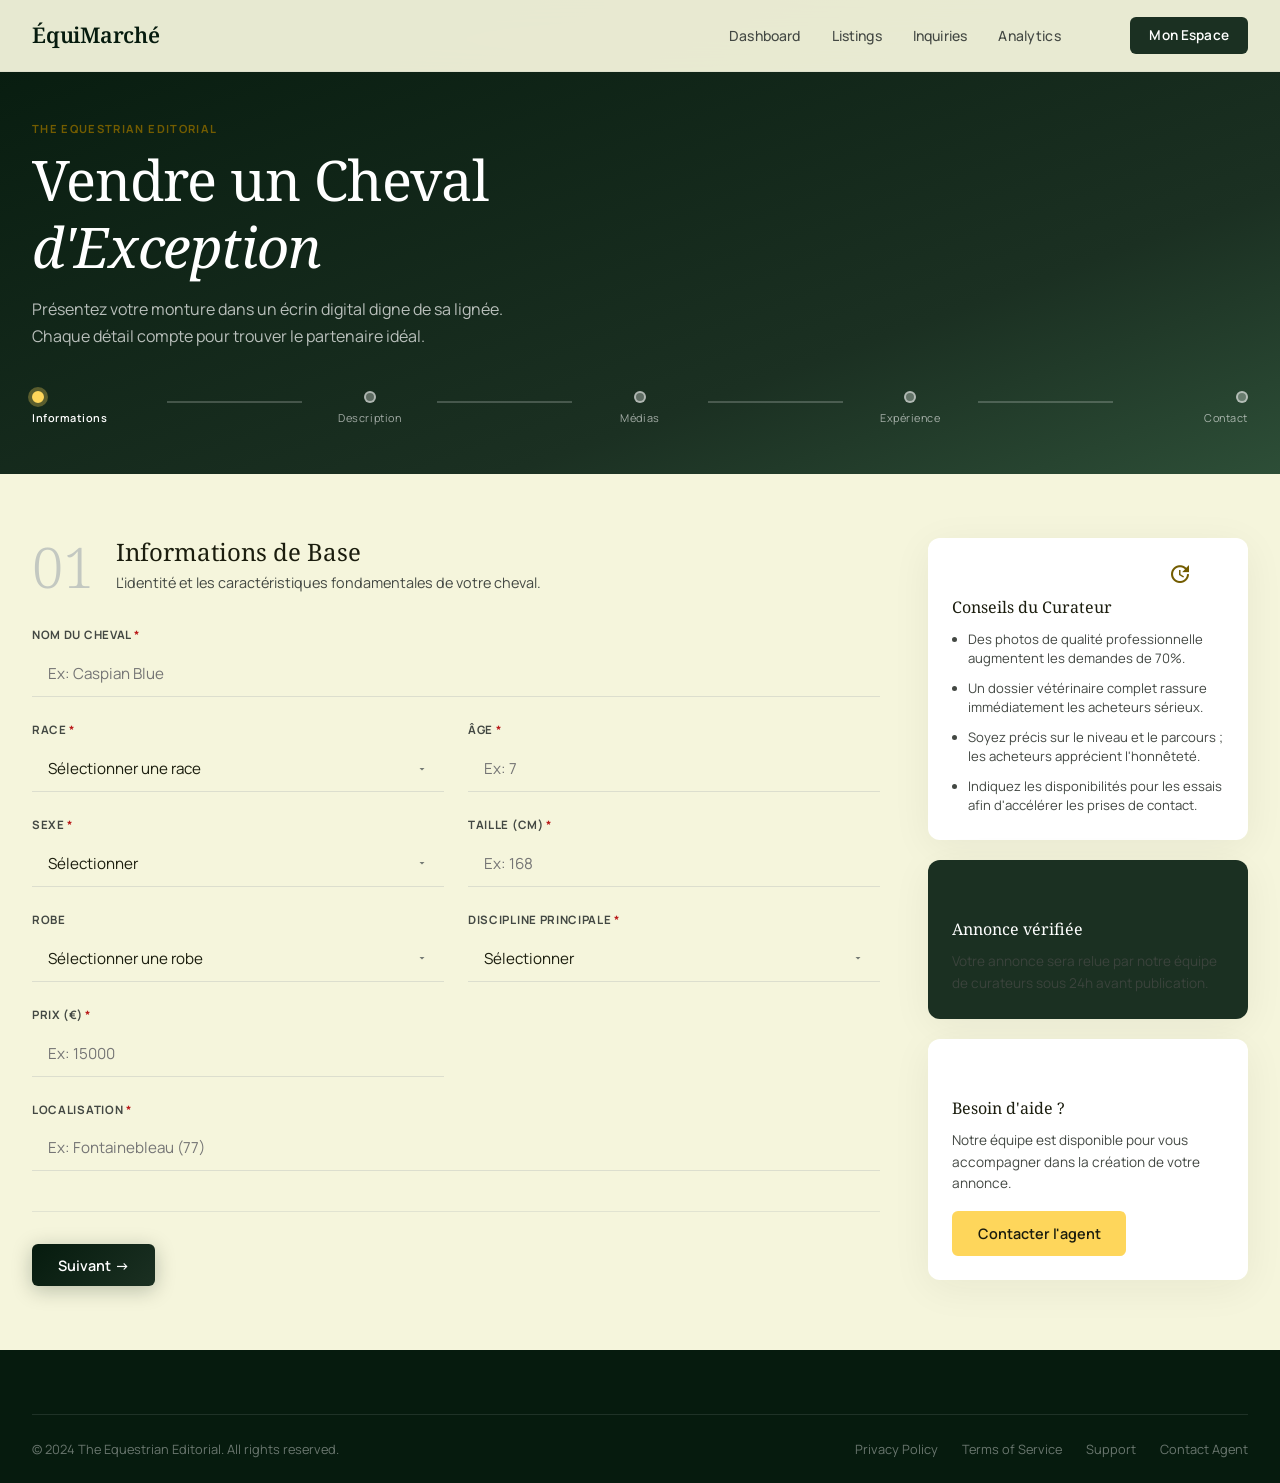
<file: creer-annonce.html>
<!DOCTYPE html>
<html lang="fr">
<head>
  <meta charset="UTF-8">
  <meta name="viewport" content="width=device-width, initial-scale=1.0">
  <title>Créer une Annonce | The Equestrian Editorial — ÉquiMarché</title>
  <meta name="description" content="Vendez votre cheval d'exception sur ÉquiMarché. Présentez votre monture dans un écrin digital digne de sa lignée.">
  <link rel="preconnect" href="https://fonts.googleapis.com">
  <link rel="preconnect" href="https://fonts.gstatic.com" crossorigin>
  <link href="https://fonts.googleapis.com/css2?family=Noto+Serif:ital,wght@0,300;0,400;0,600;0,700;1,300;1,400&family=Manrope:wght@300;400;500;600;700&display=swap" rel="stylesheet">
  <link href="https://fonts.googleapis.com/icon?family=Material+Icons" rel="stylesheet">
  <link rel="stylesheet" href="styles.css">
</head>
<body>

  <!-- NAVBAR -->
  <nav class="navbar" id="navbar">
    <div class="nav-container">
      <a href="index.html" class="nav-logo">ÉquiMarché</a>
      <ul class="nav-links">
        <li><a href="dashboard.html">Dashboard</a></li>
        <li><a href="catalogue.html">Listings</a></li>
        <li><a href="#">Inquiries</a></li>
        <li><a href="#">Analytics</a></li>
      </ul>
      <div class="nav-actions">
        <a href="dashboard.html" class="btn-nav">Mon Espace</a>
      </div>
    </div>
  </nav>

  <!-- PAGE HERO -->
  <section class="form-page-hero">
    <div class="container">
      <div class="form-hero-content">
        <span class="section-tag">The Equestrian Editorial</span>
        <h1 class="form-hero-title">Vendre un Cheval<br><em>d'Exception</em></h1>
        <p class="form-hero-subtitle">Présentez votre monture dans un écrin digital digne de sa lignée. Chaque détail compte pour trouver le partenaire idéal.</p>
      </div>
      <div class="form-progress-bar">
        <div class="progress-step active" data-step="1">
          <div class="progress-dot"></div>
          <span>Informations</span>
        </div>
        <div class="progress-line"></div>
        <div class="progress-step" data-step="2">
          <div class="progress-dot"></div>
          <span>Description</span>
        </div>
        <div class="progress-line"></div>
        <div class="progress-step" data-step="3">
          <div class="progress-dot"></div>
          <span>Médias</span>
        </div>
        <div class="progress-line"></div>
        <div class="progress-step" data-step="4">
          <div class="progress-dot"></div>
          <span>Expérience</span>
        </div>
        <div class="progress-line"></div>
        <div class="progress-step" data-step="5">
          <div class="progress-dot"></div>
          <span>Contact</span>
        </div>
      </div>
    </div>
  </section>

  <!-- FORM BODY -->
  <div class="form-page-body">
    <div class="container form-layout">

      <!-- MAIN FORM -->
      <form class="listing-form" id="listingForm" onsubmit="return false;">

        <!-- STEP 1: Informations de Base -->
        <div class="form-step active" id="step-1">
          <div class="form-section-header">
            <span class="form-step-number">01</span>
            <div>
              <h2 class="form-section-title">Informations de Base</h2>
              <p class="form-section-desc">L'identité et les caractéristiques fondamentales de votre cheval.</p>
            </div>
          </div>

          <div class="form-grid">
            <div class="form-group form-group--full">
              <label class="form-label" for="horse-name">Nom du cheval <span class="required">*</span></label>
              <input type="text" id="horse-name" class="form-input" placeholder="Ex: Caspian Blue" required>
            </div>

            <div class="form-group">
              <label class="form-label" for="horse-race">Race <span class="required">*</span></label>
              <select id="horse-race" class="form-input form-select" required>
                <option value="">Sélectionner une race</option>
                <option>Selle Français</option>
                <option>Pur-Sang</option>
                <option>KWPN</option>
                <option>Arabe</option>
                <option>Hanovrien</option>
                <option>Lusitanien</option>
                <option>Oldenbourg</option>
                <option>Welsh Cob</option>
                <option>Autre</option>
              </select>
            </div>

            <div class="form-group">
              <label class="form-label" for="horse-age">Âge <span class="required">*</span></label>
              <input type="number" id="horse-age" class="form-input" placeholder="Ex: 7" min="1" max="35" required>
            </div>

            <div class="form-group">
              <label class="form-label" for="horse-gender">Sexe <span class="required">*</span></label>
              <select id="horse-gender" class="form-input form-select" required>
                <option value="">Sélectionner</option>
                <option>Jument</option>
                <option>Hongre</option>
                <option>Étalon</option>
              </select>
            </div>

            <div class="form-group">
              <label class="form-label" for="horse-height">Taille (cm) <span class="required">*</span></label>
              <input type="number" id="horse-height" class="form-input" placeholder="Ex: 168" min="100" max="200" required>
            </div>

            <div class="form-group">
              <label class="form-label" for="horse-color">Robe</label>
              <select id="horse-color" class="form-input form-select">
                <option value="">Sélectionner une robe</option>
                <option>Bai</option>
                <option>Alezan</option>
                <option>Gris</option>
                <option>Noir</option>
                <option>Isabeille</option>
                <option>Rouan</option>
                <option>Pie</option>
              </select>
            </div>

            <div class="form-group">
              <label class="form-label" for="horse-discipline">Discipline principale <span class="required">*</span></label>
              <select id="horse-discipline" class="form-input form-select" required>
                <option value="">Sélectionner</option>
                <option>CSO / Hunter</option>
                <option>Dressage</option>
                <option>Endurance</option>
                <option>Loisir / Balade</option>
                <option>Attelage</option>
                <option>Polo</option>
                <option>Complet</option>
              </select>
            </div>

            <div class="form-group">
              <label class="form-label" for="horse-price">Prix (€) <span class="required">*</span></label>
              <input type="number" id="horse-price" class="form-input" placeholder="Ex: 15000" min="0" required>
            </div>

            <div class="form-group form-group--full">
              <label class="form-label" for="horse-location">Localisation <span class="required">*</span></label>
              <input type="text" id="horse-location" class="form-input" placeholder="Ex: Fontainebleau (77)" required>
            </div>
          </div>
        </div>

        <!-- STEP 2: Description -->
        <div class="form-step" id="step-2">
          <div class="form-section-header">
            <span class="form-step-number">02</span>
            <div>
              <h2 class="form-section-title">Description</h2>
              <p class="form-section-desc">Partagez l'histoire, le tempérament et les aptitudes de votre compagnon.</p>
            </div>
          </div>

          <div class="form-grid">
            <div class="form-group form-group--full">
              <label class="form-label" for="horse-desc">Description principale <span class="required">*</span></label>
              <textarea id="horse-desc" class="form-textarea" rows="6" placeholder="Décrivez le caractère, les aptitudes, l'histoire de votre cheval..." required></textarea>
              <span class="form-hint">Minimum 100 caractères. Soyez précis et authentique.</span>
            </div>

            <div class="form-group form-group--full">
              <label class="form-label" for="horse-curator-note">Note du curateur (optionnel)</label>
              <textarea id="horse-curator-note" class="form-textarea" rows="3" placeholder="Un résumé éditorial de 1-2 phrases pour mettre en valeur les atouts majeurs..."></textarea>
            </div>

            <div class="form-group form-group--full">
              <label class="form-label">Atouts principaux</label>
              <div class="tag-input-wrap" id="tagInputWrap">
                <span class="tag-chip">Excellent mental<button type="button" onclick="removeTag(this)">×</button></span>
                <span class="tag-chip">Respectueux de la barre<button type="button" onclick="removeTag(this)">×</button></span>
                <input type="text" class="tag-input-field" id="tagField" placeholder="Ajouter un atout..." onkeydown="addTag(event)">
              </div>
            </div>
          </div>
        </div>

        <!-- STEP 3: Médias -->
        <div class="form-step" id="step-3">
          <div class="form-section-header">
            <span class="form-step-number">03</span>
            <div>
              <h2 class="form-section-title">Médias &amp; Dossier</h2>
              <p class="form-section-desc">L'aspect visuel et sanitaire est primordial pour instaurer la confiance.</p>
            </div>
          </div>

          <div class="form-grid">
            <div class="form-group form-group--full">
              <label class="form-label">Photos <span class="required">*</span></label>
              <div class="upload-zone" id="photoUploadZone" onclick="document.getElementById('photoInput').click()">
                <span class="material-icons upload-icon">add_photo_alternate</span>
                <p class="upload-text">Cliquez ou glissez vos photos ici</p>
                <p class="upload-hint">JPG, PNG — max 10 Mo par image — 8 photos minimum recommandées</p>
                <input type="file" id="photoInput" accept="image/*" multiple hidden onchange="handlePhotoUpload(this)">
              </div>
              <div class="upload-preview" id="photoPreview"></div>
            </div>

            <div class="form-group form-group--full">
              <label class="form-label">Vidéo (optionnel)</label>
              <div class="upload-zone upload-zone--sm" onclick="document.getElementById('videoInput').click()">
                <span class="material-icons upload-icon">videocam</span>
                <p class="upload-text">Ajouter une vidéo</p>
                <p class="upload-hint">MP4, MOV — max 200 Mo</p>
                <input type="file" id="videoInput" accept="video/*" hidden>
              </div>
            </div>

            <div class="form-group form-group--full">
              <label class="form-label">Carnet de santé &amp; Radiographies</label>
              <div class="upload-zone upload-zone--sm" onclick="document.getElementById('vetInput').click()">
                <span class="material-icons upload-icon">description</span>
                <p class="upload-text">Importer le dossier vétérinaire</p>
                <p class="upload-hint">Format PDF uniquement</p>
                <input type="file" id="vetInput" accept=".pdf" hidden>
              </div>
            </div>
          </div>
        </div>

        <!-- STEP 4: Expérience -->
        <div class="form-step" id="step-4">
          <div class="form-section-header">
            <span class="form-step-number">04</span>
            <div>
              <h2 class="form-section-title">Expérience</h2>
              <p class="form-section-desc">Parcours sportif et résultats officiels.</p>
            </div>
          </div>

          <div class="form-grid">
            <div class="form-group">
              <label class="form-label" for="exp-level">Niveau actuel</label>
              <select id="exp-level" class="form-input form-select">
                <option value="">Sélectionner</option>
                <option>Club / Loisir</option>
                <option>Amateur</option>
                <option>Amateur Elite</option>
                <option>Pro / Grand Prix</option>
              </select>
            </div>

            <div class="form-group">
              <label class="form-label" for="exp-years">Années de compétition</label>
              <input type="number" id="exp-years" class="form-input" placeholder="Ex: 3" min="0" max="20">
            </div>

            <div class="form-group form-group--full">
              <label class="form-label">Palmarès &amp; résultats notables</label>
              <div class="results-list" id="resultsList">
                <div class="result-row">
                  <input type="text" class="form-input" placeholder="Date (ex: Juin 2023)">
                  <input type="text" class="form-input" placeholder="Épreuve (ex: Grand Prix 130 — CSIYH1*)">
                  <button type="button" class="btn-icon-remove" onclick="removeResultRow(this)"><span class="material-icons">close</span></button>
                </div>
              </div>
              <button type="button" class="btn-ghost btn-add-row" id="addResultBtn" onclick="addResultRow()">
                <span class="material-icons">add</span> Ajouter un résultat
              </button>
            </div>
          </div>
        </div>

        <!-- STEP 5: Contact -->
        <div class="form-step" id="step-5">
          <div class="form-section-header">
            <span class="form-step-number">05</span>
            <div>
              <h2 class="form-section-title">Préférences Contact</h2>
              <p class="form-section-desc">Comment souhaitez-vous être contacté par les acheteurs potentiels ?</p>
            </div>
          </div>

          <div class="form-grid">
            <div class="form-group form-group--full">
              <label class="form-label">Mode de contact préféré</label>
              <div class="contact-prefs">
                <label class="pref-option">
                  <input type="checkbox" checked> <span class="material-icons">mail</span> Email
                </label>
                <label class="pref-option">
                  <input type="checkbox"> <span class="material-icons">phone</span> Téléphone
                </label>
                <label class="pref-option">
                  <input type="checkbox"> <span class="material-icons">chat</span> Messagerie ÉquiMarché
                </label>
              </div>
            </div>

            <div class="form-group">
              <label class="form-label" for="contact-phone">Téléphone (optionnel)</label>
              <input type="tel" id="contact-phone" class="form-input" placeholder="+33 6 XX XX XX XX">
            </div>

            <div class="form-group">
              <label class="form-label" for="contact-email-vendor">Email <span class="required">*</span></label>
              <input type="email" id="contact-email-vendor" class="form-input" placeholder="votre@email.com" required>
            </div>

            <div class="form-group form-group--full">
              <label class="form-label" for="contact-hours">Disponibilités pour les essais</label>
              <input type="text" id="contact-hours" class="form-input" placeholder="Ex: Du lundi au vendredi, 9h-18h">
            </div>

            <div class="form-group form-group--full">
              <div class="terms-check">
                <input type="checkbox" id="terms-accept" required>
                <label for="terms-accept">J'accepte les <a href="#">Conditions Générales</a> et la <a href="#">Politique de Confidentialité</a> d'ÉquiMarché.</label>
              </div>
            </div>
          </div>
        </div>

        <!-- FORM NAVIGATION -->
        <div class="form-nav">
          <button type="button" class="btn-ghost" id="prevBtn" onclick="changeStep(-1)" style="display:none;">← Précédent</button>
          <button type="button" class="btn-primary" id="nextBtn" onclick="changeStep(1)">Suivant →</button>
          <button type="submit" class="btn-primary" id="submitBtn" style="display:none;" onclick="submitListing()">
            <span class="material-icons">check_circle</span> Publier l'annonce
          </button>
        </div>

      </form>

      <!-- SIDEBAR TIPS -->
      <aside class="form-tips-sidebar">
        <div class="tips-card">
          <span class="material-icons tips-icon">tips_and_updates</span>
          <h3>Conseils du Curateur</h3>
          <ul class="tips-list">
            <li>Des photos de qualité professionnelle augmentent les demandes de 70%.</li>
            <li>Un dossier vétérinaire complet rassure immédiatement les acheteurs sérieux.</li>
            <li>Soyez précis sur le niveau et le parcours ; les acheteurs apprécient l'honnêteté.</li>
            <li>Indiquez les disponibilités pour les essais afin d'accélérer les prises de contact.</li>
          </ul>
        </div>

        <div class="tips-card tips-card--dark">
          <span class="material-icons tips-icon">verified</span>
          <h3>Annonce vérifiée</h3>
          <p>Votre annonce sera relue par notre équipe de curateurs sous 24h avant publication.</p>
        </div>

        <div class="tips-card">
          <span class="material-icons tips-icon">support_agent</span>
          <h3>Besoin d'aide ?</h3>
          <p>Notre équipe est disponible pour vous accompagner dans la création de votre annonce.</p>
          <a href="#" class="btn-secondary" style="margin-top:1rem;display:inline-block;">Contacter l'agent</a>
        </div>
      </aside>

    </div>
  </div>

  <!-- SUCCESS MODAL -->
  <div class="modal-overlay" id="successModal" style="display:none;">
    <div class="modal">
      <span class="material-icons modal-icon">check_circle</span>
      <h2>Annonce soumise avec succès !</h2>
      <p>Notre équipe de curateurs va examiner votre annonce sous 24h. Vous recevrez un email de confirmation.</p>
      <a href="dashboard.html" class="btn-primary">Voir mon tableau de bord</a>
    </div>
  </div>

  <!-- FOOTER -->
  <footer class="footer">
    <div class="container">
      <div class="footer-bottom">
        <span>© 2024 The Equestrian Editorial. All rights reserved.</span>
        <div class="footer-links-inline">
          <a href="#">Privacy Policy</a>
          <a href="#">Terms of Service</a>
          <a href="#">Support</a>
          <a href="#">Contact Agent</a>
        </div>
      </div>
    </div>
  </footer>

  <script src="main.js"></script>
  <script>
    let currentStep = 1;
    const totalSteps = 5;

    function changeStep(dir) {
      const steps = document.querySelectorAll('.form-step');
      const progressSteps = document.querySelectorAll('.progress-step');
      steps[currentStep - 1].classList.remove('active');
      progressSteps[currentStep - 1].classList.remove('active');
      currentStep += dir;
      if (currentStep < 1) currentStep = 1;
      if (currentStep > totalSteps) currentStep = totalSteps;
      steps[currentStep - 1].classList.add('active');
      progressSteps[currentStep - 1].classList.add('active');
      document.getElementById('prevBtn').style.display = currentStep === 1 ? 'none' : 'inline-flex';
      document.getElementById('nextBtn').style.display = currentStep === totalSteps ? 'none' : 'inline-flex';
      document.getElementById('submitBtn').style.display = currentStep === totalSteps ? 'inline-flex' : 'none';
      window.scrollTo({ top: 0, behavior: 'smooth' });
    }

    function submitListing() {
      document.getElementById('successModal').style.display = 'flex';
    }

    function addResultRow() {
      const list = document.getElementById('resultsList');
      const row = document.createElement('div');
      row.className = 'result-row';
      row.innerHTML = `
        <input type="text" class="form-input" placeholder="Date (ex: Juin 2023)">
        <input type="text" class="form-input" placeholder="Épreuve">
        <button type="button" class="btn-icon-remove" onclick="removeResultRow(this)"><span class="material-icons">close</span></button>
      `;
      list.appendChild(row);
    }

    function removeResultRow(btn) {
      btn.closest('.result-row').remove();
    }

    function removeTag(btn) {
      btn.closest('.tag-chip').remove();
    }

    function addTag(event) {
      if (event.key === 'Enter' || event.key === ',') {
        event.preventDefault();
        const field = document.getElementById('tagField');
        const val = field.value.trim();
        if (!val) return;
        const chip = document.createElement('span');
        chip.className = 'tag-chip';
        chip.innerHTML = `${val}<button type="button" onclick="removeTag(this)">×</button>`;
        document.getElementById('tagInputWrap').insertBefore(chip, field);
        field.value = '';
      }
    }

    function handlePhotoUpload(input) {
      const preview = document.getElementById('photoPreview');
      preview.innerHTML = '';
      Array.from(input.files).forEach(file => {
        const reader = new FileReader();
        reader.onload = e => {
          const img = document.createElement('img');
          img.src = e.target.result;
          img.className = 'preview-thumb';
          preview.appendChild(img);
        };
        reader.readAsDataURL(file);
      });
    }

    // Drag and drop
    const zone = document.getElementById('photoUploadZone');
    zone.addEventListener('dragover', e => { e.preventDefault(); zone.classList.add('dragover'); });
    zone.addEventListener('dragleave', () => zone.classList.remove('dragover'));
    zone.addEventListener('drop', e => {
      e.preventDefault();
      zone.classList.remove('dragover');
      document.getElementById('photoInput').files = e.dataTransfer.files;
      handlePhotoUpload(document.getElementById('photoInput'));
    });

    document.getElementById('successModal').addEventListener('click', function(e) {
      if (e.target === this) this.style.display = 'none';
    });
  </script>
</body>
</html>
</file>
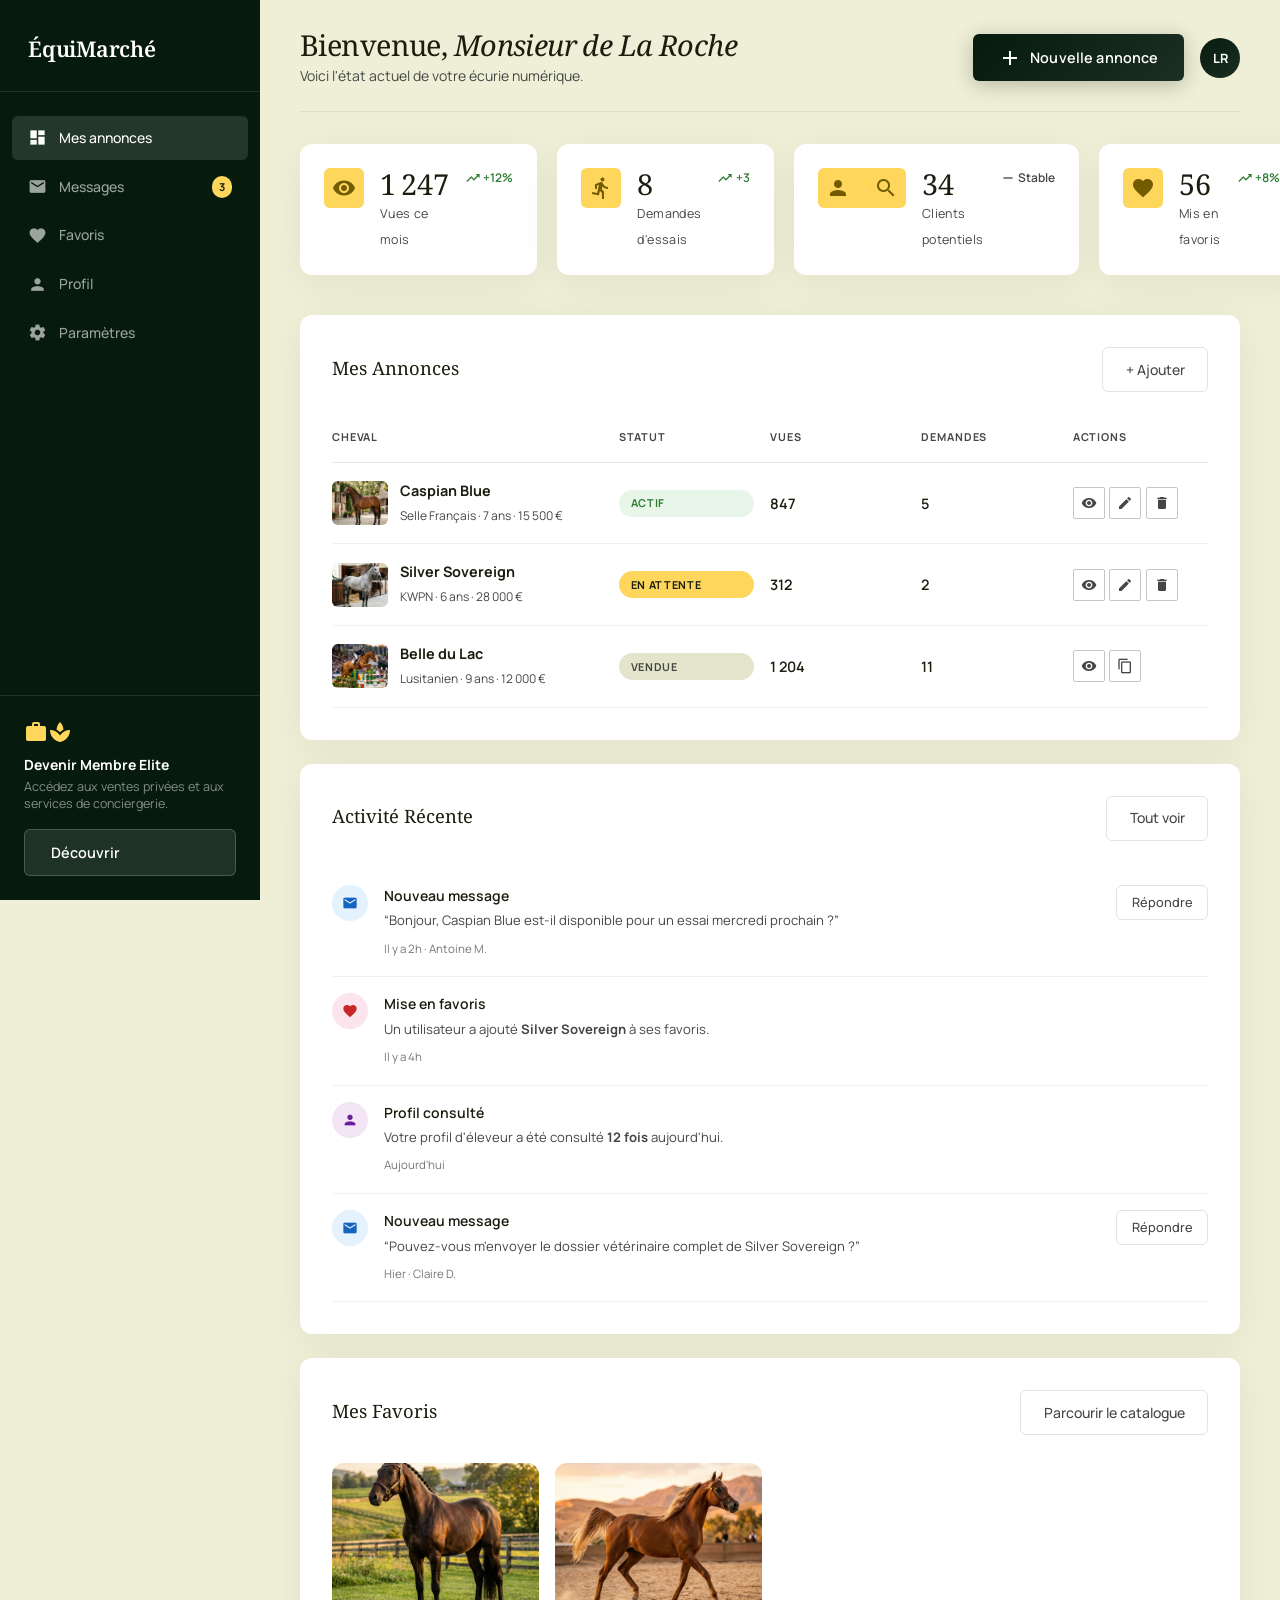
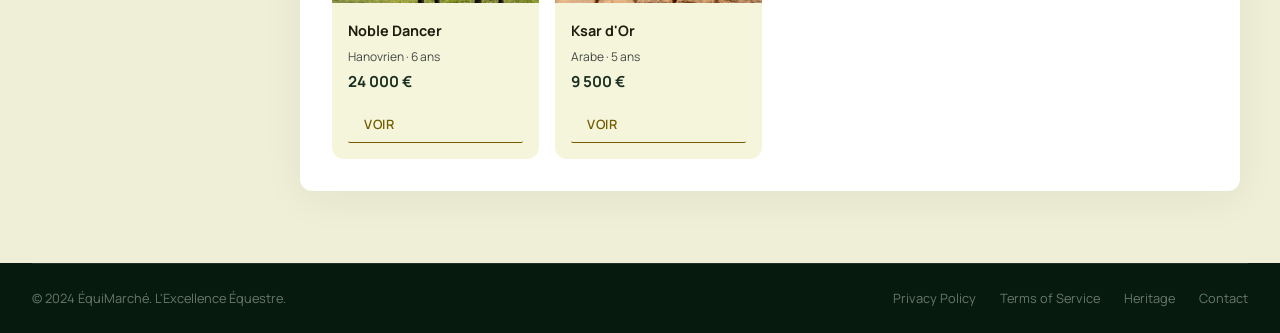
<file: dashboard.html>
<!DOCTYPE html>
<html lang="fr">
<head>
  <meta charset="UTF-8">
  <meta name="viewport" content="width=device-width, initial-scale=1.0">
  <title>Dashboard | ÉquiMarché — Mon Espace</title>
  <meta name="description" content="Gérez vos annonces, messages et favoris sur ÉquiMarché.">
  <link rel="preconnect" href="https://fonts.googleapis.com">
  <link rel="preconnect" href="https://fonts.gstatic.com" crossorigin>
  <link href="https://fonts.googleapis.com/css2?family=Noto+Serif:ital,wght@0,300;0,400;0,600;0,700;1,300;1,400&family=Manrope:wght@300;400;500;600;700&display=swap" rel="stylesheet">
  <link href="https://fonts.googleapis.com/icon?family=Material+Icons" rel="stylesheet">
  <link rel="stylesheet" href="styles.css">
</head>
<body class="dashboard-page">

  <!-- DASHBOARD LAYOUT -->
  <div class="dashboard-layout">

    <!-- SIDEBAR -->
    <aside class="dashboard-sidebar" id="dashSidebar">
      <div class="dash-logo">
        <a href="index.html" class="nav-logo">ÉquiMarché</a>
      </div>

      <nav class="dash-nav">
        <a href="#mes-annonces" class="dash-nav-item active" id="nav-annonces">
          <span class="material-icons">dashboard</span>
          <span>Mes annonces</span>
        </a>
        <a href="#messages" class="dash-nav-item" id="nav-messages">
          <span class="material-icons">mail</span>
          <span>Messages</span>
          <span class="badge">3</span>
        </a>
        <a href="#favoris" class="dash-nav-item" id="nav-favoris">
          <span class="material-icons">favorite</span>
          <span>Favoris</span>
        </a>
        <a href="#profil" class="dash-nav-item" id="nav-profil">
          <span class="material-icons">person</span>
          <span>Profil</span>
        </a>
        <a href="#parametres" class="dash-nav-item" id="nav-parametres">
          <span class="material-icons">settings</span>
          <span>Paramètres</span>
        </a>
      </nav>

      <div class="dash-sidebar-bottom">
        <div class="elite-promo">
          <span class="material-icons elite-icon">workspace_premium</span>
          <div>
            <strong>Devenir Membre Elite</strong>
            <p>Accédez aux ventes privées et aux services de conciergerie.</p>
          </div>
          <a href="#" class="btn-secondary elite-btn">Découvrir</a>
        </div>
      </div>
    </aside>

    <!-- MAIN CONTENT -->
    <main class="dashboard-main" id="dashMain">

      <!-- TOP BAR -->
      <header class="dash-topbar">
        <div class="dash-welcome">
          <h1 class="dash-greeting">Bienvenue, <em>Monsieur de La Roche</em></h1>
          <p class="dash-subtitle">Voici l'état actuel de votre écurie numérique.</p>
        </div>
        <div class="dash-topbar-actions">
          <a href="creer-annonce.html" class="btn-primary">
            <span class="material-icons">add</span> Nouvelle annonce
          </a>
          <button class="dash-avatar" id="dashAvatarBtn">LR</button>
        </div>
      </header>

      <!-- STATS CARDS -->
      <section class="dash-stats" id="mes-annonces">
        <div class="stat-card">
          <div class="stat-card__icon"><span class="material-icons">visibility</span></div>
          <div class="stat-card__body">
            <span class="stat-card__num">1 247</span>
            <span class="stat-card__label">Vues ce mois</span>
          </div>
          <div class="stat-card__trend positive">
            <span class="material-icons">trending_up</span> +12%
          </div>
        </div>
        <div class="stat-card">
          <div class="stat-card__icon"><span class="material-icons">directions_run</span></div>
          <div class="stat-card__body">
            <span class="stat-card__num">8</span>
            <span class="stat-card__label">Demandes d'essais</span>
          </div>
          <div class="stat-card__trend positive">
            <span class="material-icons">trending_up</span> +3
          </div>
        </div>
        <div class="stat-card">
          <div class="stat-card__icon"><span class="material-icons">person_search</span></div>
          <div class="stat-card__body">
            <span class="stat-card__num">34</span>
            <span class="stat-card__label">Clients potentiels</span>
          </div>
          <div class="stat-card__trend neutral">
            <span class="material-icons">remove</span> Stable
          </div>
        </div>
        <div class="stat-card">
          <div class="stat-card__icon"><span class="material-icons">favorite</span></div>
          <div class="stat-card__body">
            <span class="stat-card__num">56</span>
            <span class="stat-card__label">Mis en favoris</span>
          </div>
          <div class="stat-card__trend positive">
            <span class="material-icons">trending_up</span> +8%
          </div>
        </div>
      </section>

      <!-- MY LISTINGS -->
      <section class="dash-section">
        <div class="dash-section-header">
          <h2 class="dash-section-title">Mes Annonces</h2>
          <a href="creer-annonce.html" class="btn-ghost">+ Ajouter</a>
        </div>
        <div class="listings-table">
          <div class="listings-table-header">
            <span>Cheval</span>
            <span>Statut</span>
            <span>Vues</span>
            <span>Demandes</span>
            <span>Actions</span>
          </div>

          <div class="listing-row">
            <div class="listing-row__horse">
              <img src="img/horse-caspian-blue.png" alt="Caspian Blue" class="listing-row__img">
              <div>
                <strong>Caspian Blue</strong>
                <span>Selle Français · 7 ans · 15 500 €</span>
              </div>
            </div>
            <span class="status-pill status-pill--active">Actif</span>
            <span class="listing-row__data">847</span>
            <span class="listing-row__data">5</span>
            <div class="listing-row__actions">
              <a href="cheval-detail.html" class="btn-icon-sm" title="Voir"><span class="material-icons">visibility</span></a>
              <button class="btn-icon-sm" title="Modifier"><span class="material-icons">edit</span></button>
              <button class="btn-icon-sm btn-icon-danger" title="Supprimer"><span class="material-icons">delete</span></button>
            </div>
          </div>

          <div class="listing-row">
            <div class="listing-row__horse">
              <img src="img/horse-silver-mist.png" alt="Silver Sovereign" class="listing-row__img">
              <div>
                <strong>Silver Sovereign</strong>
                <span>KWPN · 6 ans · 28 000 €</span>
              </div>
            </div>
            <span class="status-pill status-pill--pending">En attente</span>
            <span class="listing-row__data">312</span>
            <span class="listing-row__data">2</span>
            <div class="listing-row__actions">
              <a href="cheval-detail.html" class="btn-icon-sm" title="Voir"><span class="material-icons">visibility</span></a>
              <button class="btn-icon-sm" title="Modifier"><span class="material-icons">edit</span></button>
              <button class="btn-icon-sm btn-icon-danger" title="Supprimer"><span class="material-icons">delete</span></button>
            </div>
          </div>

          <div class="listing-row">
            <div class="listing-row__horse">
              <img src="img/horse-valkyrie.png" alt="Belle du Lac" class="listing-row__img">
              <div>
                <strong>Belle du Lac</strong>
                <span>Lusitanien · 9 ans · 12 000 €</span>
              </div>
            </div>
            <span class="status-pill status-pill--sold">Vendue</span>
            <span class="listing-row__data">1 204</span>
            <span class="listing-row__data">11</span>
            <div class="listing-row__actions">
              <a href="cheval-detail.html" class="btn-icon-sm" title="Voir"><span class="material-icons">visibility</span></a>
              <button class="btn-icon-sm" title="Dupliquer"><span class="material-icons">content_copy</span></button>
            </div>
          </div>
        </div>
      </section>

      <!-- ACTIVITY FEED -->
      <section class="dash-section" id="messages">
        <div class="dash-section-header">
          <h2 class="dash-section-title">Activité Récente</h2>
          <a href="#" class="btn-ghost">Tout voir</a>
        </div>
        <div class="activity-feed">

          <div class="activity-item activity-item--message">
            <div class="activity-icon"><span class="material-icons">mail</span></div>
            <div class="activity-body">
              <p class="activity-title">Nouveau message</p>
              <p class="activity-quote">&ldquo;Bonjour, Caspian Blue est-il disponible pour un essai mercredi prochain ?&rdquo;</p>
              <span class="activity-time">Il y a 2h · Antoine M.</span>
            </div>
            <a href="#" class="btn-ghost btn-sm">Répondre</a>
          </div>

          <div class="activity-item activity-item--favorite">
            <div class="activity-icon"><span class="material-icons">favorite</span></div>
            <div class="activity-body">
              <p class="activity-title">Mise en favoris</p>
              <p class="activity-quote">Un utilisateur a ajouté <strong>Silver Sovereign</strong> à ses favoris.</p>
              <span class="activity-time">Il y a 4h</span>
            </div>
          </div>

          <div class="activity-item activity-item--view">
            <div class="activity-icon"><span class="material-icons">person</span></div>
            <div class="activity-body">
              <p class="activity-title">Profil consulté</p>
              <p class="activity-quote">Votre profil d'éleveur a été consulté <strong>12 fois</strong> aujourd'hui.</p>
              <span class="activity-time">Aujourd'hui</span>
            </div>
          </div>

          <div class="activity-item activity-item--message">
            <div class="activity-icon"><span class="material-icons">mail</span></div>
            <div class="activity-body">
              <p class="activity-title">Nouveau message</p>
              <p class="activity-quote">&ldquo;Pouvez-vous m'envoyer le dossier vétérinaire complet de Silver Sovereign ?&rdquo;</p>
              <span class="activity-time">Hier · Claire D.</span>
            </div>
            <a href="#" class="btn-ghost btn-sm">Répondre</a>
          </div>

        </div>
      </section>

      <!-- FAVORITES -->
      <section class="dash-section" id="favoris">
        <div class="dash-section-header">
          <h2 class="dash-section-title">Mes Favoris</h2>
          <a href="catalogue.html" class="btn-ghost">Parcourir le catalogue</a>
        </div>
        <div class="fav-grid">
          <div class="fav-card">
            <img src="img/horse-noble-dancer.png" alt="Noble Dancer" class="fav-card__img">
            <div class="fav-card__body">
              <strong>Noble Dancer</strong>
              <span>Hanovrien · 6 ans</span>
              <span class="fav-price">24 000 €</span>
              <a href="cheval-detail.html" class="btn-card">Voir</a>
            </div>
          </div>
          <div class="fav-card">
            <img src="img/horse-ksar-dor.png" alt="Ksar d'Or" class="fav-card__img">
            <div class="fav-card__body">
              <strong>Ksar d'Or</strong>
              <span>Arabe · 5 ans</span>
              <span class="fav-price">9 500 €</span>
              <a href="cheval-detail.html" class="btn-card">Voir</a>
            </div>
          </div>
        </div>
      </section>

    </main>
  </div>

  <!-- FOOTER MINIMAL -->
  <footer class="footer footer--minimal">
    <div class="container">
      <div class="footer-bottom">
        <span>© 2024 ÉquiMarché. L'Excellence Équestre.</span>
        <div class="footer-links-inline">
          <a href="#">Privacy Policy</a>
          <a href="#">Terms of Service</a>
          <a href="#">Heritage</a>
          <a href="#">Contact</a>
        </div>
      </div>
    </div>
  </footer>

  <script src="main.js"></script>
  <script>
    // Dashboard nav smooth scroll
    document.querySelectorAll('.dash-nav-item').forEach(item => {
      item.addEventListener('click', function() {
        document.querySelectorAll('.dash-nav-item').forEach(i => i.classList.remove('active'));
        this.classList.add('active');
      });
    });
  </script>
</body>
</html>
</file>
<file: styles.css>
/* ============================================
   ÉQUIMARCHÉ — Design System CSS
   "The Digital Curator" — The Equestrian Editorial
   ============================================ */

/* --- TOKENS --- */
:root {
  --primary:           #061b0e;
  --primary-container: #1b3022;
  --secondary:         #735c00;
  --secondary-container: #fed65b;
  --surface:           #fbfbe2;
  --surface-low:       #f5f5dc;
  --surface-container: #efefd7;
  --surface-high:      #eaead1;
  --surface-highest:   #e4e4cc;
  --surface-bright:    #ffffff;
  --on-surface:        #1b1d0e;
  --on-surface-var:    #434843;
  --outline:           #737973;
  --outline-var:       #c3c8c1;
  --tertiary:          #8C7851;
  --gold:              #D4AF37;
  --error:             #ba1a1a;

  --font-serif: 'Noto Serif', Georgia, serif;
  --font-sans:  'Manrope', system-ui, sans-serif;

  --radius-sm: 0.125rem;
  --radius-md: 0.375rem;
  --radius-lg: 0.75rem;
  --radius-xl: 1.25rem;

  --shadow-ambient: 0 8px 40px rgba(27,29,14,0.06);
  --shadow-float:   0 20px 60px rgba(27,29,14,0.08);

  --nav-h: 72px;
  --transition: 0.25s ease;
}

/* --- RESET --- */
*, *::before, *::after { box-sizing: border-box; margin: 0; padding: 0; }
html { scroll-behavior: smooth; font-size: 16px; }
body {
  font-family: var(--font-sans);
  background: var(--surface);
  color: var(--on-surface);
  line-height: 1.6;
  -webkit-font-smoothing: antialiased;
}
img { display: block; max-width: 100%; height: auto; }
a { color: inherit; text-decoration: none; }
ul { list-style: none; }
button { cursor: pointer; font-family: inherit; }
input, select, textarea { font-family: inherit; }

/* --- TYPOGRAPHY --- */
h1, h2, h3, h4 { font-family: var(--font-serif); line-height: 1.2; color: var(--on-surface); }
h1 { font-size: clamp(2.5rem, 6vw, 4rem); font-weight: 400; letter-spacing: -0.02em; }
h2 { font-size: clamp(1.6rem, 4vw, 2.4rem); font-weight: 400; }
h3 { font-size: 1.3rem; font-weight: 400; }
em { font-style: italic; }

/* --- LAYOUT --- */
.container { max-width: 1280px; margin: 0 auto; padding: 0 2rem; }

/* ============================================
   NAVBAR
   ============================================ */
.navbar {
  position: fixed; top: 0; left: 0; right: 0; z-index: 100;
  height: var(--nav-h);
  background: rgba(251,251,226,0.92);
  backdrop-filter: blur(16px);
  border-bottom: 1px solid rgba(195,200,193,0.3);
  transition: box-shadow var(--transition);
}
.navbar.scrolled { box-shadow: var(--shadow-ambient); }
.nav-container {
  max-width: 1280px; margin: 0 auto; padding: 0 2rem;
  height: 100%; display: flex; align-items: center; gap: 2.5rem;
}
.nav-logo {
  font-family: var(--font-serif);
  font-size: 1.35rem; font-weight: 600; letter-spacing: -0.01em;
  color: var(--primary); white-space: nowrap;
}
.nav-links {
  display: flex; gap: 0.25rem; margin-left: auto;
}
.nav-links a {
  font-size: 0.875rem; font-weight: 500; letter-spacing: 0.01em;
  color: var(--on-surface-var); padding: 0.5rem 0.85rem; border-radius: var(--radius-md);
  transition: color var(--transition), background var(--transition);
}
.nav-links a:hover, .nav-links a.active { color: var(--primary); background: var(--surface-container); }
.nav-actions { margin-left: 1rem; }

/* --- BUTTONS --- */
.btn-primary {
  display: inline-flex; align-items: center; gap: 0.5rem;
  padding: 0.7rem 1.6rem; border-radius: var(--radius-md); border: none;
  background: linear-gradient(135deg, var(--primary), var(--primary-container));
  color: #fff; font-family: var(--font-sans); font-size: 0.9rem; font-weight: 600;
  letter-spacing: 0.01em; cursor: pointer;
  transition: opacity var(--transition), transform var(--transition), box-shadow var(--transition);
  box-shadow: 0 4px 20px rgba(6,27,14,0.25);
}
.btn-primary:hover { opacity: 0.9; transform: translateY(-1px); box-shadow: 0 8px 28px rgba(6,27,14,0.3); }

.btn-secondary {
  display: inline-flex; align-items: center; gap: 0.5rem;
  padding: 0.7rem 1.6rem; border-radius: var(--radius-md); border: none;
  background: var(--secondary-container); color: var(--on-surface);
  font-family: var(--font-sans); font-size: 0.9rem; font-weight: 600;
  cursor: pointer; transition: opacity var(--transition), transform var(--transition);
}
.btn-secondary:hover { opacity: 0.85; transform: translateY(-1px); }

.btn-ghost {
  display: inline-flex; align-items: center; gap: 0.5rem;
  padding: 0.65rem 1.4rem; border-radius: var(--radius-md);
  border: 1px solid rgba(195,200,193,0.5);
  background: transparent; color: var(--on-surface-var);
  font-family: var(--font-sans); font-size: 0.875rem; font-weight: 500;
  cursor: pointer; transition: all var(--transition);
}
.btn-ghost:hover { background: var(--surface-container); color: var(--on-surface); border-color: var(--outline-var); }

.btn-nav {
  display: inline-flex; align-items: center;
  padding: 0.5rem 1.2rem; border-radius: var(--radius-md);
  background: var(--primary-container); color: #fff;
  font-size: 0.85rem; font-weight: 600; letter-spacing: 0.01em;
  transition: opacity var(--transition);
}
.btn-nav:hover { opacity: 0.85; }

.btn-card {
  display: inline-flex; align-items: center;
  padding: 0.5rem 1rem; border-radius: var(--radius-sm);
  background: transparent; color: var(--secondary);
  font-size: 0.8rem; font-weight: 600; letter-spacing: 0.05em; text-transform: uppercase;
  border-bottom: 1px solid var(--secondary);
  transition: opacity var(--transition);
}
.btn-card:hover { opacity: 0.7; }
.btn-card--disabled { color: var(--outline); border-color: var(--outline); pointer-events: none; }
.btn-lg { padding: 0.85rem 2rem; font-size: 1rem; }
.btn-sm { padding: 0.4rem 0.9rem; font-size: 0.8rem; }
.btn-add-row { margin-top: 0.75rem; color: var(--secondary); border-color: var(--secondary-container); }

/* ============================================
   HERO (Homepage)
   ============================================ */
.hero {
  min-height: 100vh; display: grid; grid-template-columns: 1fr 1fr;
  padding-top: var(--nav-h); overflow: hidden; position: relative;
  background: var(--surface-low);
}
.hero-bg {
  position: absolute; inset: 0; z-index: 0;
  background: linear-gradient(160deg, var(--surface-low) 0%, var(--surface) 50%, var(--surface-container) 100%);
}
.hero-content {
  position: relative; z-index: 1;
  padding: 6rem 4rem 4rem 2rem; display: flex; flex-direction: column; justify-content: center; gap: 1.5rem;
  max-width: 680px; margin: 0 auto;
}
.hero-label {
  font-family: var(--font-sans); font-size: 0.72rem; font-weight: 700;
  letter-spacing: 0.12em; text-transform: uppercase; color: var(--secondary);
}
.hero-title {
  font-size: clamp(3rem, 6vw, 5.5rem);
  font-weight: 300; letter-spacing: -0.03em; line-height: 1.05;
}
.hero-subtitle { font-size: 1.05rem; color: var(--on-surface-var); max-width: 480px; line-height: 1.7; }
.hero-cta { display: flex; gap: 1rem; flex-wrap: wrap; }
.hero-stats {
  display: flex; align-items: center; gap: 1.5rem;
  padding-top: 1.5rem; border-top: 1px solid rgba(195,200,193,0.4);
}
.stat { display: flex; flex-direction: column; gap: 0.15rem; }
.stat-number { font-family: var(--font-serif); font-size: 1.6rem; font-weight: 700; color: var(--primary-container); }
.stat-label { font-size: 0.72rem; color: var(--on-surface-var); letter-spacing: 0.05em; text-transform: uppercase; }
.stat-divider { width: 1px; height: 40px; background: var(--outline-var); opacity: 0.5; }

.hero-image-block {
  position: relative; z-index: 1;
  display: flex; align-items: center; justify-content: center;
  padding: calc(var(--nav-h) + 3rem) 2rem 3rem;
  overflow: hidden;
}
.hero-image-frame {
  width: 100%; max-width: 560px;
  border-radius: var(--radius-xl); overflow: hidden;
  box-shadow: var(--shadow-float);
  margin-top: -2rem;
}
.hero-img { width: 100%; height: 520px; object-fit: cover; }

/* ============================================
   SECTIONS — Shared
   ============================================ */
.section-featured, .section-how, .section-testimonials {
  padding: 6rem 0;
}
.section-featured { background: var(--surface); }
.section-how { background: var(--surface-low); }
.section-testimonials { background: var(--surface-container); }

.section-header {
  display: flex; flex-wrap: wrap; align-items: baseline; gap: 1rem;
  margin-bottom: 3.5rem;
}
.section-tag {
  font-size: 0.7rem; font-weight: 700; letter-spacing: 0.12em; text-transform: uppercase;
  color: var(--secondary); display: block; width: 100%; margin-bottom: 0.25rem;
}
.section-title { flex: 1; }
.section-link {
  font-size: 0.85rem; font-weight: 600; color: var(--secondary); letter-spacing: 0.03em;
  transition: opacity var(--transition);
}
.section-link:hover { opacity: 0.7; }
.section-desc { color: var(--on-surface-var); font-size: 1rem; margin-top: 0.5rem; max-width: 520px; }

/* ============================================
   HORSE CARDS
   ============================================ */
.horses-grid {
  display: grid; grid-template-columns: repeat(3, 1fr); gap: 1.5rem;
}
.horse-card--large { grid-column: span 2; }

.horse-card {
  background: var(--surface-bright); border-radius: var(--radius-lg);
  overflow: hidden; box-shadow: var(--shadow-ambient);
  transition: transform var(--transition), box-shadow var(--transition);
  display: flex; flex-direction: column;
}
.horse-card:hover { transform: translateY(-4px); box-shadow: var(--shadow-float); }

.horse-card__image-wrap { position: relative; overflow: hidden; }
.horse-card--large .horse-card__image-wrap { height: 340px; }
.horse-card:not(.horse-card--large) .horse-card__image-wrap { height: 220px; }
.horse-card__img { width: 100%; height: 100%; object-fit: cover; transition: transform 0.4s ease; }
.horse-card:hover .horse-card__img { transform: scale(1.04); }

.horse-card__badge {
  position: absolute; top: 1rem; left: 1rem;
  background: var(--secondary-container); color: var(--on-surface);
  font-size: 0.7rem; font-weight: 700; letter-spacing: 0.08em; text-transform: uppercase;
  padding: 0.3rem 0.7rem; border-radius: 999px;
}
.horse-card__badge--sold { background: var(--surface-highest); color: var(--on-surface-var); }

.horse-card__body { padding: 1.5rem; display: flex; flex-direction: column; gap: 0.5rem; flex: 1; }
.horse-card__meta { font-size: 0.72rem; color: var(--on-surface-var); letter-spacing: 0.05em; text-transform: uppercase; }
.dot { margin: 0 0.3rem; }
.horse-card__name { font-family: var(--font-serif); font-size: 1.25rem; font-weight: 400; }
.horse-card__price { font-size: 1.1rem; font-weight: 700; color: var(--primary-container); margin-top: auto; padding-top: 0.5rem; }

/* ============================================
   HOW IT WORKS
   ============================================ */
.steps-grid { display: grid; grid-template-columns: repeat(3, 1fr); gap: 2rem; margin-bottom: 3rem; }
.step-card {
  background: var(--surface-bright); border-radius: var(--radius-lg);
  padding: 2.5rem 2rem; box-shadow: var(--shadow-ambient);
}
.step-number {
  font-family: var(--font-serif); font-size: 3rem; font-weight: 300;
  color: var(--outline-var); line-height: 1; display: block; margin-bottom: 1rem;
}
.step-title { font-size: 1.2rem; margin-bottom: 0.75rem; }
.step-desc { font-size: 0.9rem; color: var(--on-surface-var); line-height: 1.7; }

.trust-pills { display: flex; flex-wrap: wrap; gap: 0.75rem; }
.pill {
  display: flex; align-items: center; gap: 0.5rem;
  background: var(--surface-bright); border-radius: 999px;
  padding: 0.5rem 1.2rem; font-size: 0.85rem; font-weight: 500;
  box-shadow: var(--shadow-ambient);
}
.pill .material-icons { font-size: 1rem; color: var(--secondary); }

/* ============================================
   TESTIMONIALS
   ============================================ */
.testimonials-grid { display: grid; grid-template-columns: repeat(3, 1fr); gap: 1.5rem; }
.testimonial-card {
  background: var(--surface-bright); border-radius: var(--radius-lg);
  padding: 2rem; display: flex; flex-direction: column; gap: 1.5rem;
  box-shadow: var(--shadow-ambient);
}
.testimonial-quote { font-size: 0.95rem; color: var(--on-surface-var); line-height: 1.7; font-style: italic; }
.testimonial-author { display: flex; align-items: center; gap: 1rem; }
.author-avatar {
  width: 44px; height: 44px; border-radius: 50%;
  background: linear-gradient(135deg, var(--primary), var(--primary-container));
  color: #fff; font-size: 0.8rem; font-weight: 700;
  display: flex; align-items: center; justify-content: center;
  flex-shrink: 0;
}
.testimonial-author strong { display: block; font-size: 0.9rem; }
.testimonial-author span { font-size: 0.78rem; color: var(--on-surface-var); }

/* ============================================
   NEWSLETTER
   ============================================ */
.section-newsletter {
  background: var(--primary-container); padding: 5rem 0;
}
.newsletter-inner {
  display: flex; align-items: center; gap: 3rem; flex-wrap: wrap;
}
.newsletter-text { flex: 1; }
.newsletter-text h2 { color: #fff; font-size: clamp(1.4rem, 3vw, 2rem); }
.newsletter-text p { color: rgba(255,255,255,0.7); margin-top: 0.5rem; font-size: 0.95rem; }
.newsletter-form { display: flex; gap: 0.75rem; flex-shrink: 0; }
.newsletter-input {
  padding: 0.75rem 1.25rem; border-radius: var(--radius-md);
  border: 1px solid rgba(255,255,255,0.2); background: rgba(255,255,255,0.12);
  color: #fff; font-size: 0.9rem; min-width: 260px;
  transition: border-color var(--transition);
}
.newsletter-input::placeholder { color: rgba(255,255,255,0.5); }
.newsletter-input:focus { outline: none; border-color: var(--secondary-container); }

/* ============================================
   FOOTER
   ============================================ */
.footer { background: var(--primary); color: rgba(255,255,255,0.8); padding: 4rem 0 0; }
.footer-grid { display: grid; grid-template-columns: 2fr 1fr 1fr; gap: 3rem; padding-bottom: 3rem; }
.footer .nav-logo { color: #fff; display: block; margin-bottom: 1rem; }
.footer-brand p { font-size: 0.875rem; color: rgba(255,255,255,0.6); line-height: 1.7; max-width: 300px; }
.footer-col h4 { font-size: 0.7rem; font-weight: 700; letter-spacing: 0.12em; text-transform: uppercase; color: rgba(255,255,255,0.4); margin-bottom: 1rem; font-family: var(--font-sans); }
.footer-col ul { display: flex; flex-direction: column; gap: 0.6rem; }
.footer-col a { font-size: 0.875rem; color: rgba(255,255,255,0.65); transition: color var(--transition); }
.footer-col a:hover { color: #fff; }
.footer-bottom {
  display: flex; align-items: center; justify-content: space-between; flex-wrap: wrap; gap: 1rem;
  border-top: 1px solid rgba(255,255,255,0.1); padding: 1.5rem 0;
  font-size: 0.8rem; color: rgba(255,255,255,0.4);
}
.footer-links-inline { display: flex; gap: 1.5rem; flex-wrap: wrap; }
.footer-links-inline a { color: rgba(255,255,255,0.4); font-size: 0.8rem; transition: color var(--transition); }
.footer-links-inline a:hover { color: rgba(255,255,255,0.8); }
.footer--minimal { padding-top: 0; }
.footer--minimal .footer-bottom { border-top: 1px solid rgba(255,255,255,0.1); }

/* ============================================
   CATALOGUE PAGE
   ============================================ */
.catalogue-header {
  background: linear-gradient(135deg, var(--primary), var(--primary-container));
  color: #fff; padding: calc(var(--nav-h) + 4rem) 0 4rem; text-align: center;
}
.catalogue-title { font-size: clamp(2.5rem, 6vw, 4.5rem); color: #fff; }
.catalogue-subtitle { color: rgba(255,255,255,0.65); margin-top: 0.5rem; font-size: 1rem; letter-spacing: 0.04em; }

.catalogue-layout {
  display: grid; grid-template-columns: 300px 1fr; gap: 0;
  min-height: 80vh; align-items: start;
}

/* Filter Sidebar */
.filter-sidebar {
  background: var(--surface-low); padding: 2.5rem 1.75rem;
  border-right: 1px solid rgba(195,200,193,0.3);
  position: sticky; top: var(--nav-h); height: calc(100vh - var(--nav-h)); overflow-y: auto;
  display: flex; flex-direction: column; gap: 1.75rem;
}
.filter-title { font-size: 1.1rem; font-family: var(--font-serif); }
.filter-desc { font-size: 0.8rem; color: var(--on-surface-var); margin-top: 0.25rem; }
.filter-label { font-size: 0.7rem; font-weight: 700; letter-spacing: 0.08em; text-transform: uppercase; color: var(--on-surface-var); display: block; margin-bottom: 0.5rem; }
.filter-group { display: flex; flex-direction: column; }
.filter-input {
  padding: 0.6rem 0.9rem; border: none; border-bottom: 1px solid rgba(195,200,193,0.5);
  background: transparent; color: var(--on-surface); font-size: 0.9rem;
  transition: border-color var(--transition); border-radius: 0;
}
.filter-input:focus { outline: none; border-color: var(--secondary); }
.filter-select { padding: 0.6rem 0.9rem; appearance: none; cursor: pointer; background-image: url("data:image/svg+xml,%3Csvg xmlns='http://www.w3.org/2000/svg' width='12' height='12' viewBox='0 0 24 24'%3E%3Cpath fill='%23737973' d='M7 10l5 5 5-5z'/%3E%3C/svg%3E"); background-repeat: no-repeat; background-position: right 0.75rem center; padding-right: 2rem; }
.filter-checkboxes { display: flex; flex-direction: column; gap: 0.5rem; }
.filter-check { display: flex; align-items: center; gap: 0.5rem; font-size: 0.875rem; color: var(--on-surface-var); cursor: pointer; }
.filter-check input { accent-color: var(--secondary); }
.range-inputs { display: flex; align-items: center; gap: 0.5rem; }
.filter-input.range { flex: 1; }
.filter-btn { width: 100%; justify-content: center; }

/* Catalogue Main */
.catalogue-main { padding: 2rem 2.5rem; }
.catalogue-toolbar { display: flex; align-items: center; justify-content: space-between; margin-bottom: 2rem; flex-wrap: wrap; gap: 1rem; }
.result-count { font-size: 0.9rem; color: var(--on-surface-var); }
.sort-wrap { display: flex; align-items: center; gap: 0.75rem; }
.catalogue-grid { display: grid; grid-template-columns: repeat(3, 1fr); gap: 1.5rem; }

/* Pagination */
.pagination { display: flex; justify-content: center; gap: 0.5rem; margin-top: 3rem; }
.page-btn {
  width: 38px; height: 38px; border-radius: var(--radius-md);
  border: 1px solid var(--outline-var); background: transparent;
  font-size: 0.875rem; cursor: pointer; color: var(--on-surface-var);
  transition: all var(--transition);
}
.page-btn:hover { background: var(--surface-container); }
.page-btn--active { background: var(--primary-container); color: #fff; border-color: var(--primary-container); }
.page-ellipsis { display: flex; align-items: center; color: var(--on-surface-var); font-size: 0.875rem; }

/* ============================================
   DETAIL PAGE
   ============================================ */
.breadcrumb-bar { background: var(--surface-low); padding: calc(var(--nav-h) + 1rem) 0 0.75rem; }
.breadcrumb { display: flex; align-items: center; gap: 0.25rem; font-size: 0.8rem; color: var(--on-surface-var); }
.breadcrumb a:hover { color: var(--secondary); }
.breadcrumb .material-icons { font-size: 1rem; }
.breadcrumb span:last-child { color: var(--on-surface); font-weight: 500; }

.detail-layout { background: var(--surface-low); padding: 2.5rem 0; }
.detail-container { display: grid; grid-template-columns: 1fr 420px; gap: 3rem; align-items: start; }

.gallery-main { border-radius: var(--radius-lg); overflow: hidden; box-shadow: var(--shadow-float); }
.gallery-main-img { width: 100%; height: 500px; object-fit: cover; transition: opacity var(--transition); }
.gallery-thumbs { display: flex; gap: 0.75rem; margin-top: 0.75rem; }
.gallery-thumb {
  width: 80px; height: 60px; object-fit: cover; border-radius: var(--radius-md);
  cursor: pointer; opacity: 0.6; transition: opacity var(--transition);
  border: 2px solid transparent;
}
.gallery-thumb:hover, .gallery-thumb.active { opacity: 1; border-color: var(--secondary); }

.detail-tag-row { display: flex; align-items: center; gap: 0.5rem; flex-wrap: wrap; }
.detail-tag {
  font-size: 0.7rem; font-weight: 700; letter-spacing: 0.08em; text-transform: uppercase;
  background: var(--surface-container); padding: 0.3rem 0.75rem; border-radius: 999px;
  color: var(--on-surface-var);
}
.btn-favorite {
  margin-left: auto; background: var(--surface-bright); border: 1px solid var(--outline-var);
  border-radius: 50%; width: 40px; height: 40px; display: flex; align-items: center; justify-content: center;
  transition: all var(--transition); color: var(--on-surface-var);
}
.btn-favorite:hover { background: var(--surface-container); }
.btn-favorite .material-icons { font-size: 1.2rem; }

.detail-horse-name { font-size: clamp(2rem, 4vw, 2.8rem); margin: 0.5rem 0; }
.detail-price { font-size: 1.8rem; font-weight: 700; color: var(--primary-container); }
.detail-location { display: flex; align-items: center; gap: 0.25rem; font-size: 0.875rem; color: var(--on-surface-var); margin-top: 0.25rem; }
.detail-location .material-icons { font-size: 1rem; color: var(--secondary); }

.detail-specs-grid { display: grid; grid-template-columns: 1fr 1fr; gap: 0; margin: 1.5rem 0; }
.spec-item {
  padding: 0.85rem 0; display: flex; flex-direction: column; gap: 0.2rem;
  border-bottom: 1px solid rgba(195,200,193,0.4);
}
.spec-label { font-size: 0.68rem; font-weight: 700; letter-spacing: 0.08em; text-transform: uppercase; color: var(--on-surface-var); }
.spec-value { font-size: 0.95rem; font-weight: 600; }
.detail-cta-block { display: flex; flex-direction: column; gap: 0.75rem; margin-top: 1rem; }
.detail-cta-block .btn-primary, .detail-cta-block .btn-secondary { justify-content: center; }

/* Detail Body */
.detail-section { background: var(--surface); padding: 4rem 0; }
.detail-body { display: grid; grid-template-columns: 1fr 320px; gap: 3rem; align-items: start; }
.detail-block { margin-bottom: 3rem; }
.detail-block-title { font-size: 1.2rem; margin-bottom: 1.25rem; padding-bottom: 0.5rem; border-bottom: 2px solid var(--secondary-container); }

.curator-quote {
  background: linear-gradient(135deg, var(--primary), var(--primary-container));
  color: #fff; border-radius: var(--radius-lg); padding: 2.5rem;
  margin-bottom: 2.5rem; position: relative;
}
.curator-icon { position: absolute; top: 1.5rem; right: 2rem; font-size: 2rem; opacity: 0.3; }
.curator-quote blockquote { font-family: var(--font-serif); font-size: 1.05rem; line-height: 1.7; font-style: italic; }
.curator-quote cite { font-size: 0.75rem; letter-spacing: 0.08em; text-transform: uppercase; opacity: 0.6; display: block; margin-top: 1rem; }

.detail-block p { color: var(--on-surface-var); line-height: 1.8; margin-bottom: 1rem; }

.competition-list { display: flex; flex-direction: column; }
.competition-item {
  display: flex; align-items: baseline; gap: 2rem; padding: 0.9rem 0;
  border-bottom: 1px solid rgba(195,200,193,0.3);
}
.comp-date { font-size: 0.75rem; color: var(--on-surface-var); letter-spacing: 0.04em; white-space: nowrap; min-width: 90px; }
.comp-event { font-size: 0.95rem; font-weight: 500; }

.vet-cards { display: flex; flex-direction: column; gap: 1rem; }
.vet-card {
  display: flex; align-items: flex-start; gap: 1rem;
  background: var(--surface-low); border-radius: var(--radius-md); padding: 1.25rem;
}
.vet-icon { color: var(--secondary); flex-shrink: 0; }
.vet-card strong { display: block; font-size: 0.9rem; margin-bottom: 0.25rem; }
.vet-card p { font-size: 0.85rem; color: var(--on-surface-var); margin: 0; }

.location-block { display: flex; align-items: center; gap: 1rem; background: var(--surface-low); border-radius: var(--radius-md); padding: 1.5rem; }
.location-pin { font-size: 2rem; color: var(--secondary); }
.location-name { display: block; font-weight: 600; font-size: 1rem; }
.location-note { font-size: 0.85rem; color: var(--on-surface-var); }

/* Contact form on detail page */
.contact-form { display: flex; flex-direction: column; gap: 1.25rem; }
.form-row { display: grid; grid-template-columns: 1fr 1fr; gap: 1.25rem; }
.form-group { display: flex; flex-direction: column; gap: 0.4rem; }
.form-label { font-size: 0.72rem; font-weight: 700; letter-spacing: 0.06em; text-transform: uppercase; color: var(--on-surface-var); }
.form-input {
  padding: 0.75rem 1rem; border: none; border-bottom: 1px solid rgba(195,200,193,0.5);
  background: var(--surface-low); border-radius: var(--radius-sm 0 0 var(--radius-sm));
  font-size: 0.95rem; color: var(--on-surface); transition: border-color var(--transition);
}
.form-input:focus { outline: none; border-color: var(--secondary); }
.form-textarea {
  padding: 0.75rem 1rem; border: 1px solid rgba(195,200,193,0.4);
  background: var(--surface-low); border-radius: var(--radius-md);
  font-size: 0.95rem; color: var(--on-surface); resize: vertical;
  transition: border-color var(--transition);
}
.form-textarea:focus { outline: none; border-color: var(--secondary); }

/* Similar horses sidebar */
.detail-sidebar { position: sticky; top: calc(var(--nav-h) + 2rem); }
.similar-list { display: flex; flex-direction: column; gap: 1rem; }
.similar-card { display: flex; gap: 1rem; align-items: center; }
.similar-img { width: 72px; height: 56px; object-fit: cover; border-radius: var(--radius-md); flex-shrink: 0; }
.similar-info { display: flex; flex-direction: column; gap: 0.15rem; }
.similar-info strong { font-size: 0.9rem; }
.similar-info span { font-size: 0.75rem; color: var(--on-surface-var); }
.similar-price { font-weight: 700; color: var(--primary-container); font-size: 0.9rem !important; }

/* ============================================
   FORM PAGE (Créer Annonce)
   ============================================ */
.form-page-hero {
  background: linear-gradient(160deg, var(--primary), var(--primary-container) 70%, #2d4e37 100%);
  color: #fff; padding: calc(var(--nav-h) + 3rem) 0 3rem;
}
.form-hero-title { font-size: clamp(2.2rem, 5vw, 3.5rem); color: #fff; margin: 0.5rem 0 1rem; }
.form-hero-subtitle { color: rgba(255,255,255,0.7); max-width: 520px; line-height: 1.7; }
.form-hero-content { margin-bottom: 2.5rem; }

.form-progress-bar { display: flex; align-items: center; gap: 0; }
.progress-step { display: flex; flex-direction: column; align-items: center; gap: 0.4rem; flex: 1; }
.progress-step:first-child { align-items: flex-start; }
.progress-step:last-child { align-items: flex-end; }
.progress-dot {
  width: 12px; height: 12px; border-radius: 50%;
  background: rgba(255,255,255,0.3); border: 2px solid rgba(255,255,255,0.5);
  transition: all var(--transition);
}
.progress-step.active .progress-dot { background: var(--secondary-container); border-color: var(--secondary-container); box-shadow: 0 0 0 4px rgba(254,214,91,0.3); }
.progress-step span { font-size: 0.68rem; color: rgba(255,255,255,0.6); letter-spacing: 0.05em; }
.progress-step.active span { color: #fff; font-weight: 600; }
.progress-line { flex: 1; height: 2px; background: rgba(255,255,255,0.2); margin-bottom: 1.1rem; margin-top: 5px; }

.form-page-body { background: var(--surface-low); padding: 4rem 0; }
.form-layout { display: grid; grid-template-columns: 1fr 320px; gap: 3rem; align-items: start; }

/* Form Steps */
.form-step { display: none; }
.form-step.active { display: block; }
.form-section-header { display: flex; align-items: flex-start; gap: 1.25rem; margin-bottom: 2rem; }
.form-step-number {
  font-family: var(--font-serif); font-size: 3.5rem; font-weight: 300;
  color: var(--outline-var); line-height: 1; flex-shrink: 0; width: 64px;
}
.form-section-title { font-size: 1.5rem; margin-bottom: 0.25rem; }
.form-section-desc { font-size: 0.9rem; color: var(--on-surface-var); }

.form-grid { display: grid; grid-template-columns: 1fr 1fr; gap: 1.5rem; }
.form-group--full { grid-column: span 2; }
.required { color: var(--error); }
.form-select { appearance: none; cursor: pointer; background-image: url("data:image/svg+xml,%3Csvg xmlns='http://www.w3.org/2000/svg' width='12' height='12' viewBox='0 0 24 24'%3E%3Cpath fill='%23737973' d='M7 10l5 5 5-5z'/%3E%3C/svg%3E"); background-repeat: no-repeat; background-position: right 1rem center; padding-right: 2rem; }
.form-hint { font-size: 0.75rem; color: var(--on-surface-var); margin-top: 0.25rem; }

/* Tag input */
.tag-input-wrap {
  display: flex; flex-wrap: wrap; gap: 0.4rem; align-items: center;
  padding: 0.6rem 0.9rem; border-bottom: 1px solid rgba(195,200,193,0.5);
  background: var(--surface-low); min-height: 44px;
}
.tag-chip {
  background: var(--surface-container); color: var(--on-surface);
  font-size: 0.8rem; padding: 0.25rem 0.6rem; border-radius: 999px;
  display: flex; align-items: center; gap: 0.35rem;
}
.tag-chip button { background: none; border: none; cursor: pointer; color: var(--on-surface-var); font-size: 1rem; line-height: 1; padding: 0; }
.tag-input-field { border: none; background: transparent; font-size: 0.9rem; color: var(--on-surface); flex: 1; min-width: 120px; }
.tag-input-field:focus { outline: none; }

/* Upload zone */
.upload-zone {
  border: 2px dashed rgba(195,200,193,0.6); border-radius: var(--radius-lg);
  padding: 2.5rem; text-align: center; cursor: pointer;
  background: var(--surface-bright); transition: all var(--transition);
}
.upload-zone:hover, .upload-zone.dragover { border-color: var(--secondary); background: rgba(115,92,0,0.04); }
.upload-zone--sm { padding: 1.5rem; }
.upload-icon { font-size: 2.5rem; color: var(--outline-var); margin-bottom: 0.75rem; }
.upload-text { font-size: 0.95rem; font-weight: 500; margin-bottom: 0.25rem; }
.upload-hint { font-size: 0.78rem; color: var(--on-surface-var); }
.upload-preview { display: flex; flex-wrap: wrap; gap: 0.5rem; margin-top: 0.75rem; }
.preview-thumb { width: 80px; height: 60px; object-fit: cover; border-radius: var(--radius-md); }

/* Results rows */
.results-list { display: flex; flex-direction: column; gap: 0.75rem; }
.result-row { display: grid; grid-template-columns: 1fr 2fr auto; gap: 0.75rem; align-items: center; }
.btn-icon-remove {
  background: none; border: none; color: var(--on-surface-var); cursor: pointer;
  display: flex; align-items: center; padding: 0.25rem;
  transition: color var(--transition);
}
.btn-icon-remove:hover { color: var(--error); }

/* Contact prefs */
.contact-prefs { display: flex; gap: 1rem; flex-wrap: wrap; }
.pref-option {
  display: flex; align-items: center; gap: 0.5rem; cursor: pointer;
  background: var(--surface-bright); border: 1px solid var(--outline-var);
  border-radius: var(--radius-md); padding: 0.6rem 1rem;
  font-size: 0.875rem; transition: all var(--transition);
}
.pref-option:has(input:checked) { border-color: var(--secondary); background: rgba(115,92,0,0.06); }
.pref-option .material-icons { font-size: 1rem; color: var(--secondary); }
.terms-check { display: flex; align-items: flex-start; gap: 0.75rem; font-size: 0.875rem; }
.terms-check a { color: var(--secondary); text-decoration: underline; }

/* Form nav */
.form-nav { display: flex; gap: 1rem; margin-top: 2.5rem; padding-top: 2rem; border-top: 1px solid rgba(195,200,193,0.4); }

/* Form tips sidebar */
.form-tips-sidebar { display: flex; flex-direction: column; gap: 1.25rem; position: sticky; top: calc(var(--nav-h) + 2rem); }
.tips-card {
  background: var(--surface-bright); border-radius: var(--radius-lg);
  padding: 1.5rem; box-shadow: var(--shadow-ambient);
}
.tips-card--dark { background: var(--primary-container); color: #fff; }
.tips-card--dark h3, .tips-card--dark p { color: #fff; }
.tips-card--dark p { opacity: 0.8; }
.tips-icon { font-size: 1.5rem; color: var(--secondary); display: block; margin-bottom: 0.75rem; }
.tips-card--dark .tips-icon { color: var(--secondary-container); }
.tips-card h3 { font-size: 1rem; margin-bottom: 0.75rem; }
.tips-card p { font-size: 0.85rem; color: var(--on-surface-var); line-height: 1.6; }
.tips-list { display: flex; flex-direction: column; gap: 0.6rem; padding-left: 1rem; }
.tips-list li { font-size: 0.82rem; color: var(--on-surface-var); line-height: 1.5; list-style: disc; }

/* Modal */
.modal-overlay {
  position: fixed; inset: 0; background: rgba(27,29,14,0.6);
  display: flex; align-items: center; justify-content: center; z-index: 200;
  backdrop-filter: blur(4px);
}
.modal {
  background: var(--surface-bright); border-radius: var(--radius-xl);
  padding: 3rem; max-width: 480px; text-align: center;
  box-shadow: var(--shadow-float); animation: modalIn 0.3s ease;
}
@keyframes modalIn { from { transform: scale(0.95); opacity: 0; } to { transform: scale(1); opacity: 1; } }
.modal-icon { font-size: 3.5rem; color: #4caf50; display: block; margin-bottom: 1rem; }
.modal h2 { margin-bottom: 0.75rem; }
.modal p { color: var(--on-surface-var); margin-bottom: 1.5rem; }

/* ============================================
   DASHBOARD PAGE
   ============================================ */
body.dashboard-page { background: var(--surface-container); }
.dashboard-layout { display: grid; grid-template-columns: 260px 1fr; min-height: 100vh; }

/* Sidebar */
.dashboard-sidebar {
  background: var(--primary); color: #fff;
  display: flex; flex-direction: column;
  position: sticky; top: 0; height: 100vh; overflow-y: auto;
}
.dash-logo { padding: 2rem 1.75rem 1.5rem; border-bottom: 1px solid rgba(255,255,255,0.1); }
.dashboard-sidebar .nav-logo { color: #fff; }
.dash-nav { padding: 1.5rem 0.75rem; display: flex; flex-direction: column; gap: 0.25rem; flex: 1; }
.dash-nav-item {
  display: flex; align-items: center; gap: 0.75rem;
  padding: 0.7rem 1rem; border-radius: var(--radius-md);
  color: rgba(255,255,255,0.6); font-size: 0.875rem; font-weight: 500;
  transition: all var(--transition); position: relative;
}
.dash-nav-item:hover { background: rgba(255,255,255,0.08); color: #fff; }
.dash-nav-item.active { background: rgba(255,255,255,0.12); color: #fff; }
.dash-nav-item .material-icons { font-size: 1.2rem; }
.badge {
  margin-left: auto; background: var(--secondary-container); color: var(--on-surface);
  font-size: 0.68rem; font-weight: 700; padding: 0.15rem 0.45rem; border-radius: 999px;
}
.dash-sidebar-bottom { padding: 1.5rem; border-top: 1px solid rgba(255,255,255,0.1); }
.elite-promo { display: flex; flex-direction: column; gap: 0.5rem; }
.elite-icon { font-size: 1.5rem; color: var(--secondary-container); }
.elite-promo strong { font-size: 0.875rem; color: #fff; }
.elite-promo p { font-size: 0.78rem; color: rgba(255,255,255,0.5); line-height: 1.4; }
.elite-btn { margin-top: 0.5rem; background: rgba(255,255,255,0.1); color: #fff; border: 1px solid rgba(255,255,255,0.2); }
.elite-btn:hover { background: rgba(255,255,255,0.2); }

/* Dashboard Main */
.dashboard-main { padding: 0 2.5rem 3rem; overflow-x: hidden; }
.dash-topbar {
  display: flex; align-items: center; justify-content: space-between;
  padding: 1.75rem 0 1.5rem; border-bottom: 1px solid rgba(195,200,193,0.4);
  margin-bottom: 2rem; gap: 1rem; flex-wrap: wrap;
}
.dash-greeting { font-size: clamp(1.3rem, 3vw, 1.8rem); }
.dash-subtitle { font-size: 0.875rem; color: var(--on-surface-var); margin-top: 0.15rem; }
.dash-topbar-actions { display: flex; align-items: center; gap: 1rem; }
.dash-avatar {
  width: 40px; height: 40px; border-radius: 50%;
  background: linear-gradient(135deg, var(--primary), var(--primary-container));
  color: #fff; font-size: 0.8rem; font-weight: 700; border: none;
  display: flex; align-items: center; justify-content: center; cursor: pointer;
}

/* Stats */
.dash-stats { display: grid; grid-template-columns: repeat(4, 1fr); gap: 1.25rem; margin-bottom: 2.5rem; }
.stat-card {
  background: var(--surface-bright); border-radius: var(--radius-lg);
  padding: 1.5rem; display: flex; align-items: flex-start; gap: 1rem;
  box-shadow: var(--shadow-ambient);
}
.stat-card__icon { color: var(--secondary); background: var(--secondary-container); border-radius: var(--radius-md); padding: 0.5rem; display: flex; align-items: center; justify-content: center; }
.stat-card__body { flex: 1; }
.stat-card__num { display: block; font-family: var(--font-serif); font-size: 1.8rem; font-weight: 400; line-height: 1.1; }
.stat-card__label { font-size: 0.78rem; color: var(--on-surface-var); letter-spacing: 0.03em; }
.stat-card__trend { margin-left: auto; font-size: 0.75rem; font-weight: 600; display: flex; align-items: center; gap: 0.15rem; }
.stat-card__trend.positive { color: #2e7d32; }
.stat-card__trend.neutral { color: var(--on-surface-var); }
.stat-card__trend .material-icons { font-size: 1rem; }

/* Dashboard section */
.dash-section { background: var(--surface-bright); border-radius: var(--radius-lg); padding: 2rem; margin-bottom: 1.5rem; box-shadow: var(--shadow-ambient); }
.dash-section-header { display: flex; align-items: baseline; justify-content: space-between; margin-bottom: 1.75rem; }
.dash-section-title { font-size: 1.15rem; }

/* Listings table */
.listings-table { display: flex; flex-direction: column; }
.listings-table-header {
  display: grid; grid-template-columns: 2fr 1fr 1fr 1fr 1fr;
  padding: 0.5rem 0 1rem; gap: 1rem;
  font-size: 0.68rem; font-weight: 700; letter-spacing: 0.08em; text-transform: uppercase;
  color: var(--on-surface-var); border-bottom: 1px solid rgba(195,200,193,0.4);
}
.listing-row {
  display: grid; grid-template-columns: 2fr 1fr 1fr 1fr 1fr;
  align-items: center; gap: 1rem; padding: 1rem 0;
  border-bottom: 1px solid rgba(195,200,193,0.25);
  transition: background var(--transition);
}
.listing-row:hover { background: var(--surface-low); margin: 0 -2rem; padding: 1rem 2rem; border-radius: var(--radius-md); }
.listing-row__horse { display: flex; align-items: center; gap: 0.75rem; }
.listing-row__img { width: 56px; height: 44px; object-fit: cover; border-radius: var(--radius-md); flex-shrink: 0; }
.listing-row__horse strong { display: block; font-size: 0.9rem; }
.listing-row__horse span { font-size: 0.75rem; color: var(--on-surface-var); }
.listing-row__data { font-size: 0.9rem; font-weight: 600; }
.listing-row__actions { display: flex; gap: 0.3rem; }
.btn-icon-sm {
  background: none; border: 1px solid var(--outline-var); border-radius: var(--radius-sm);
  width: 32px; height: 32px; display: flex; align-items: center; justify-content: center;
  cursor: pointer; color: var(--on-surface-var); transition: all var(--transition);
}
.btn-icon-sm:hover { background: var(--surface-container); color: var(--on-surface); }
.btn-icon-sm .material-icons { font-size: 1rem; }
.btn-icon-danger:hover { background: #ffeaea; color: var(--error); border-color: var(--error); }

/* Status pills */
.status-pill {
  font-size: 0.68rem; font-weight: 700; letter-spacing: 0.06em; text-transform: uppercase;
  padding: 0.3rem 0.75rem; border-radius: 999px; display: inline-flex;
}
.status-pill--active { background: #e8f5e9; color: #2e7d32; }
.status-pill--pending { background: var(--secondary-container); color: var(--on-surface); }
.status-pill--sold { background: var(--surface-highest); color: var(--on-surface-var); }

/* Activity feed */
.activity-feed { display: flex; flex-direction: column; }
.activity-item {
  display: flex; align-items: flex-start; gap: 1rem; padding: 1rem 0;
  border-bottom: 1px solid rgba(195,200,193,0.25);
}
.activity-icon {
  width: 36px; height: 36px; border-radius: 50%;flex-shrink: 0;
  display: flex; align-items: center; justify-content: center;
}
.activity-item--message .activity-icon { background: #e3f2fd; color: #1565c0; }
.activity-item--favorite .activity-icon { background: #fce4ec; color: #c62828; }
.activity-item--view .activity-icon { background: #f3e5f5; color: #6a1b9a; }
.activity-icon .material-icons { font-size: 1rem; }
.activity-body { flex: 1; }
.activity-title { font-weight: 600; font-size: 0.875rem; margin-bottom: 0.2rem; }
.activity-quote { font-size: 0.82rem; color: var(--on-surface-var); margin-bottom: 0.2rem; }
.activity-time { font-size: 0.72rem; color: var(--outline); }

/* Favorites grid */
.fav-grid { display: grid; grid-template-columns: repeat(auto-fill, minmax(200px, 1fr)); gap: 1rem; }
.fav-card { background: var(--surface-low); border-radius: var(--radius-lg); overflow: hidden; }
.fav-card__img { width: 100%; height: 140px; object-fit: cover; }
.fav-card__body { padding: 1rem; display: flex; flex-direction: column; gap: 0.25rem; }
.fav-card__body strong { font-size: 0.9rem; }
.fav-card__body span { font-size: 0.75rem; color: var(--on-surface-var); }
.fav-price { font-weight: 700; color: var(--primary-container) !important; font-size: 0.95rem !important; }
.fav-card .btn-card { margin-top: 0.5rem; }

/* ============================================
   RESPONSIVE
   ============================================ */
@media (max-width: 1024px) {
  .hero { grid-template-columns: 1fr; }
  .hero-image-block { display: none; }
  .horses-grid { grid-template-columns: 1fr 1fr; }
  .horse-card--large { grid-column: span 2; }
  .steps-grid, .testimonials-grid { grid-template-columns: 1fr 1fr; }
  .catalogue-layout { grid-template-columns: 260px 1fr; }
  .catalogue-grid { grid-template-columns: 1fr 1fr; }
  .detail-container { grid-template-columns: 1fr; }
  .detail-body { grid-template-columns: 1fr; }
  .detail-sidebar { position: static; }
  .dash-stats { grid-template-columns: repeat(2, 1fr); }
  .listings-table-header, .listing-row { grid-template-columns: 2fr 1fr 1fr 1fr; }
  .listing-row__actions { grid-column: span 4; justify-self: end; }
  .form-layout { grid-template-columns: 1fr; }
  .form-tips-sidebar { position: static; }
  .footer-grid { grid-template-columns: 1fr 1fr; }
}

@media (max-width: 768px) {
  .nav-links { display: none; }
  .horses-grid { grid-template-columns: 1fr; }
  .horse-card--large { grid-column: span 1; }
  .steps-grid, .testimonials-grid { grid-template-columns: 1fr; }
  .catalogue-layout { grid-template-columns: 1fr; }
  .filter-sidebar { position: static; height: auto; }
  .catalogue-grid { grid-template-columns: 1fr; }
  .dashboard-layout { grid-template-columns: 1fr; }
  .dashboard-sidebar { position: relative; height: auto; }
  .dash-stats { grid-template-columns: 1fr 1fr; }
  .listings-table-header { display: none; }
  .listing-row { grid-template-columns: 1fr; }
  .newsletter-inner { flex-direction: column; }
  .newsletter-form { flex-direction: column; width: 100%; }
  .newsletter-input { min-width: unset; }
  .footer-grid { grid-template-columns: 1fr; }
  .form-grid { grid-template-columns: 1fr; }
  .form-group--full { grid-column: span 1; }
  .result-row { grid-template-columns: 1fr; }
}
</file>
